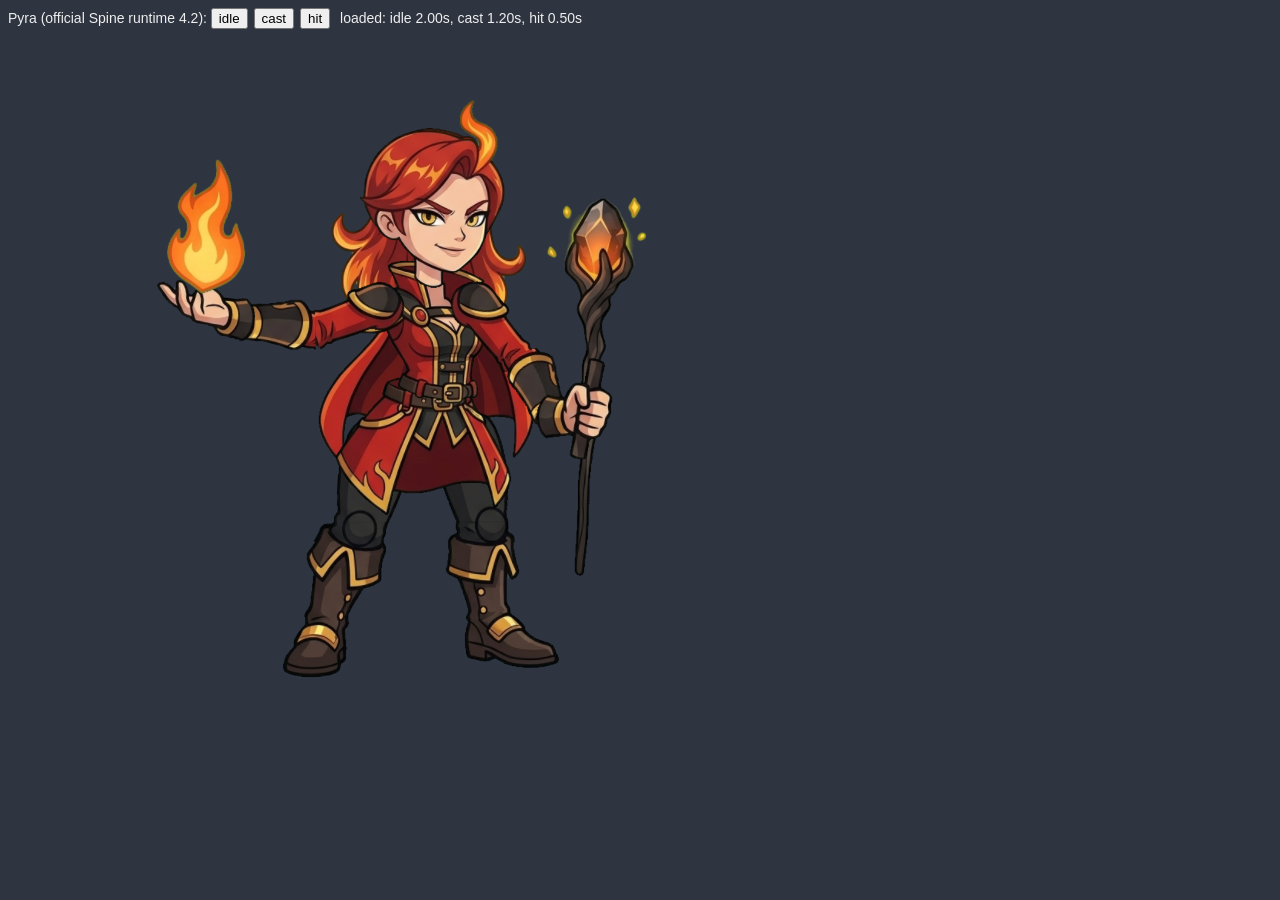
<file: production/art_review/rig_test/spine/viewer/index.html>
<!doctype html>
<html><head><meta charset="utf-8"><title>Pyra rig</title>
<link rel="stylesheet" href="spine-player.css">
<style>body{margin:0;background:#2e3440;color:#eee;font:14px sans-serif}#bar{padding:8px}button{margin-right:6px}#p{width:800px;height:700px}</style>
</head><body>
<div id="bar">Pyra (official Spine runtime 4.2): <button onclick="play('idle')">idle</button><button onclick="play('cast')">cast</button><button onclick="play('hit')">hit</button><span id="st"></span></div>
<div id="p"></div>
<script src="spine-player.js"></script><script>var _se=spine.SpinePlayer.prototype.showError;spine.SpinePlayer.prototype.showError=function(m,e){window.spineStack=e&&e.stack;return _se.call(this,m,e)};</script>
<script>
var player = new spine.SpinePlayer("p", {
  jsonUrl: "../pyra.json", atlasUrl: "../pyra.atlas", animation: "idle", backgroundColor: "#2e3440ff",
  showControls: true, premultipliedAlpha: false,
  success: function (p) { window.spineReady = true; document.getElementById("st").textContent = " loaded: " + p.skeleton.data.animations.map(a => a.name + " " + a.duration.toFixed(2) + "s").join(", "); },
  error: function (p, msg) { window.spineError = msg; document.getElementById("st").textContent = " ERROR " + msg; }
});
function play(a) { player.setAnimation(a, true); }
</script></body></html>
</file>
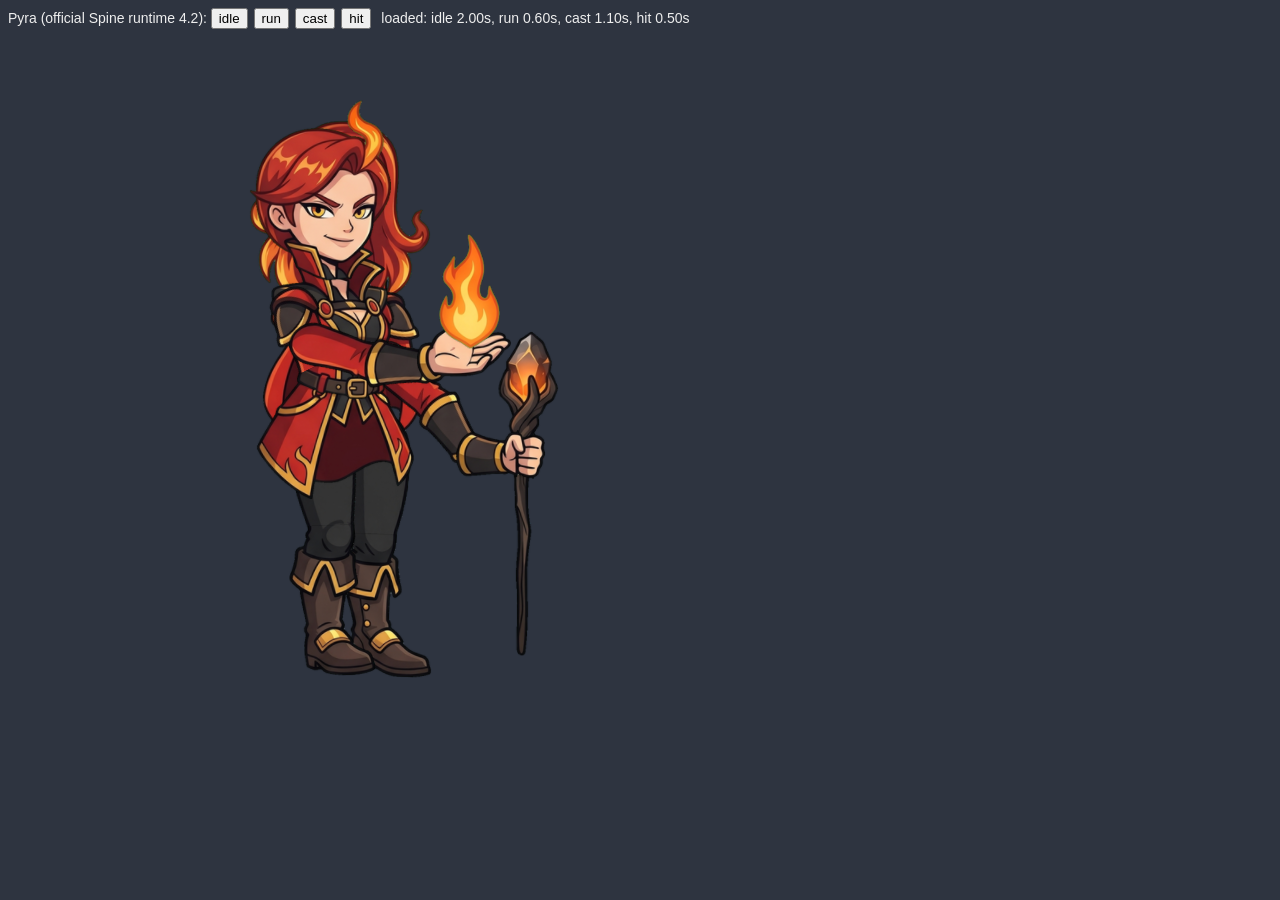
<file: production/art_review/rig_test/spine2/viewer/index.html>
<!doctype html>
<html><head><meta charset="utf-8"><title>Pyra rig</title>
<link rel="stylesheet" href="spine-player.css">
<style>body{margin:0;background:#2e3440;color:#eee;font:14px sans-serif}#bar{padding:8px}button{margin-right:6px}#p{width:800px;height:700px}</style>
</head><body>
<div id="bar">Pyra (official Spine runtime 4.2): <button onclick="play('idle')">idle</button><button onclick="play('run')">run</button><button onclick="play('cast')">cast</button><button onclick="play('hit')">hit</button><span id="st"></span></div>
<div id="p"></div>
<script src="spine-player.js"></script><script>var _se=spine.SpinePlayer.prototype.showError;spine.SpinePlayer.prototype.showError=function(m,e){window.spineStack=e&&e.stack;return _se.call(this,m,e)};</script>
<script>
var player = new spine.SpinePlayer("p", {
  jsonUrl: "../pyra.json", atlasUrl: "../pyra.atlas", animation: "idle", backgroundColor: "#2e3440ff",
  showControls: true, premultipliedAlpha: false,
  success: function (p) { window.spineReady = true; document.getElementById("st").textContent = " loaded: " + p.skeleton.data.animations.map(a => a.name + " " + a.duration.toFixed(2) + "s").join(", "); },
  error: function (p, msg) { window.spineError = msg; document.getElementById("st").textContent = " ERROR " + msg; }
});
function play(a) { player.setAnimation(a, true); }
</script></body></html>
</file>
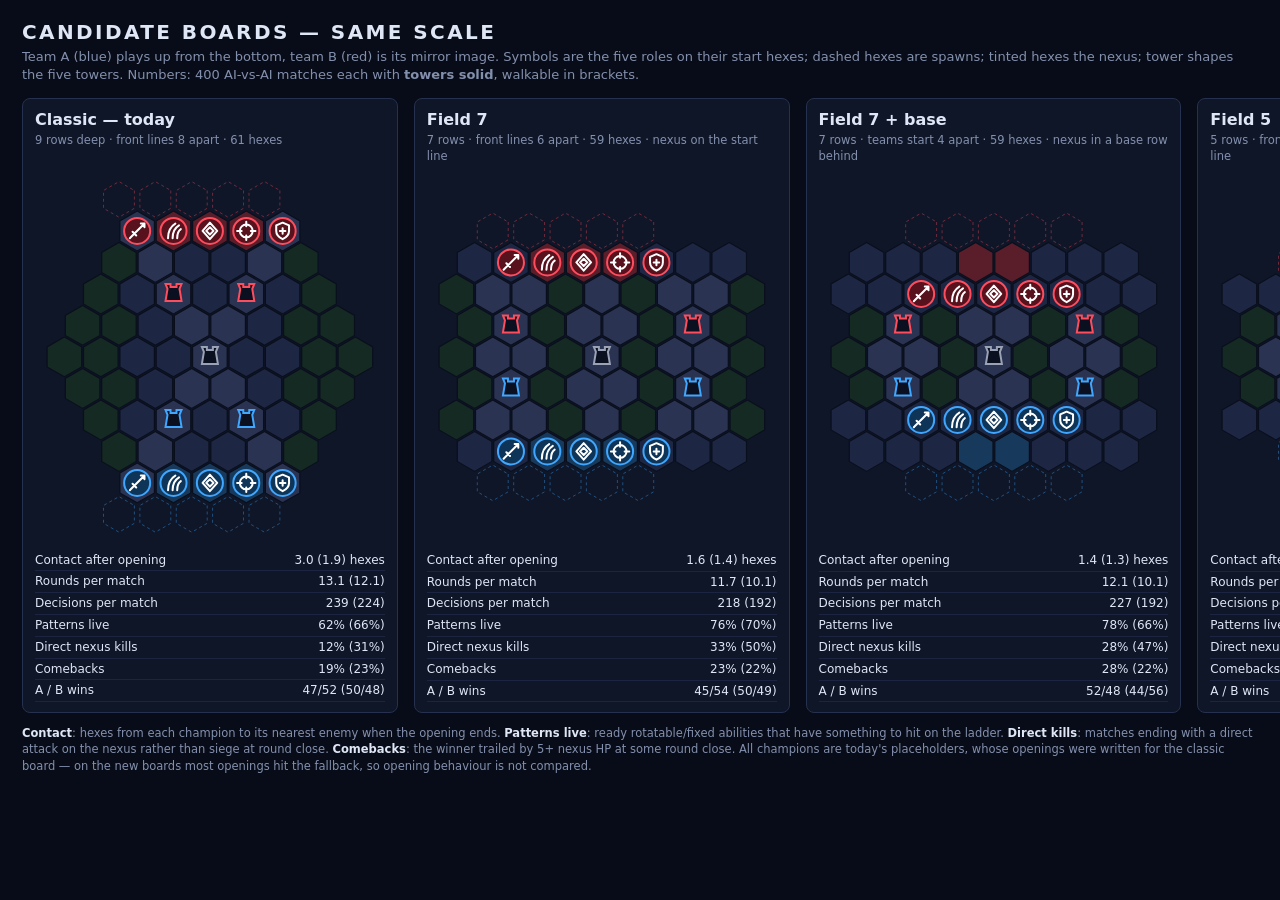
<file: design/board-layouts/board-layouts.html>
<!doctype html>
<html lang="en"><head><meta charset="utf-8"><title>Board Layouts</title>
<style>
:root { --bg:#080c18; --text:#dfe6f5; --dim:#8390ad; --gold:#e8c46a; --A:#3fa7ff; --B:#ff4d5e; --line:#26314f; }
body { margin:0; background:var(--bg); color:var(--text); font:13px/1.4 system-ui, sans-serif; padding:18px 22px; }
h1 { margin:0 0 2px; font-size:20px; letter-spacing:.12em; text-transform:uppercase; }
.lead { color:var(--dim); margin-bottom:14px; }
.grid { display:grid; grid-template-columns:repeat(4, 1fr); gap:16px; align-items:start; }
.card { background:#0f1628; border:1px solid var(--line); border-radius:8px; padding:10px 12px; }
.card h2 { margin:0; font-size:16px; } .card .sub { color:var(--dim); font-size:11.5px; min-height:32px; }
svg { display:block; margin:6px auto; }
table { width:100%; border-collapse:collapse; font-size:12px; margin-top:4px; }
td { padding:2px 0; border-bottom:1px solid #1b2440; } td:last-child { text-align:right; font-variant-numeric:tabular-nums; }
.legend { color:var(--dim); font-size:11.5px; margin-top:12px; }
.legend b { color:var(--text); }
</style></head><body>
<h1>Candidate boards — same scale</h1>
<div class="lead">Team A (blue) plays up from the bottom, team B (red) is its mirror image. Symbols are the five roles on their start hexes; dashed hexes are spawns; tinted hexes the nexus; tower shapes the five towers. Numbers: 400 AI-vs-AI matches each with <b>towers solid</b>, walkable in brackets.</div>
<div class="grid" id="grid"></div>
<div class="legend"><b>Contact</b>: hexes from each champion to its nearest enemy when the opening ends. <b>Patterns live</b>: ready rotatable/fixed abilities that have something to hit on the ladder. <b>Direct kills</b>: matches ending with a direct attack on the nexus rather than siege at round close. <b>Comebacks</b>: the winner trailed by 5+ nexus HP at some round close. All champions are today's placeholders, whose openings were written for the classic board — on the new boards most openings hit the fallback, so opening behaviour is not compared.</div>
<script>
const DATA = [{"key": "classic", "title": "Classic \u2014 today", "sub": "9 rows deep \u00b7 front lines 8 apart \u00b7 61 hexes", "board": {"name": "classic", "hexes": [[0, -4], [1, -4], [2, -4], [3, -4], [4, -4], [-1, -3], [0, -3], [1, -3], [2, -3], [3, -3], [4, -3], [-2, -2], [-1, -2], [0, -2], [1, -2], [2, -2], [3, -2], [4, -2], [-3, -1], [-2, -1], [-1, -1], [0, -1], [1, -1], [2, -1], [3, -1], [4, -1], [-4, 0], [-3, 0], [-2, 0], [-1, 0], [0, 0], [1, 0], [2, 0], [3, 0], [4, 0], [-4, 1], [-3, 1], [-2, 1], [-1, 1], [0, 1], [1, 1], [2, 1], [3, 1], [-4, 2], [-3, 2], [-2, 2], [-1, 2], [0, 2], [1, 2], [2, 2], [-4, 3], [-3, 3], [-2, 3], [-1, 3], [0, 3], [1, 3], [-4, 4], [-3, 4], [-2, 4], [-1, 4], [0, 4]], "towers": [[0, 0], [0, -2], [2, -2], [0, 2], [-2, 2]], "nexusA": [[1, -4], [2, -4], [3, -4]], "startA": [[0, -4], [1, -4], [2, -4], [3, -4], [4, -4]], "spawnA": [[0, -5], [1, -5], [2, -5], [3, -5], [4, -5]], "lanes": [[0, -4], [4, -4], [0, -3], [3, -3], [0, -2], [2, -2], [0, -1], [1, -1], [0, 0], [-1, 1], [0, 1], [-2, 2], [0, 2], [-3, 3], [0, 3], [-4, 4], [0, 4]], "jungle": [[-1, -3], [4, -3], [-2, -2], [4, -2], [-3, -1], [-2, -1], [3, -1], [4, -1], [-4, 0], [-3, 0], [3, 0], [4, 0], [-4, 1], [-3, 1], [2, 1], [3, 1], [-4, 2], [2, 2], [-4, 3], [1, 3]]}, "stats": {"gap": "3.0 (1.9)", "rounds": "13.1 (12.1)", "patterns": "62% (66%)", "direct": "12% (31%)", "comeback": "19% (23%)", "ab": "47/52 (50/48)", "decisions": "239 (224)"}}, {"key": "field7", "title": "Field 7", "sub": "7 rows \u00b7 front lines 6 apart \u00b7 59 hexes \u00b7 nexus on the start line", "board": {"name": "field7", "description": "Wide: 9 across, 7 rows, 59 hexes. Front lines 6 rows apart; the nexus sits on the start line.", "hexes": [[-2, -3], [-1, -3], [0, -3], [1, -3], [2, -3], [3, -3], [4, -3], [5, -3], [-3, -2], [-2, -2], [-1, -2], [0, -2], [1, -2], [2, -2], [3, -2], [4, -2], [5, -2], [-3, -1], [-2, -1], [-1, -1], [0, -1], [1, -1], [2, -1], [3, -1], [4, -1], [-4, 0], [-3, 0], [-2, 0], [-1, 0], [0, 0], [1, 0], [2, 0], [3, 0], [4, 0], [-4, 1], [-3, 1], [-2, 1], [-1, 1], [0, 1], [1, 1], [2, 1], [3, 1], [-5, 2], [-4, 2], [-3, 2], [-2, 2], [-1, 2], [0, 2], [1, 2], [2, 2], [3, 2], [-5, 3], [-4, 3], [-3, 3], [-2, 3], [-1, 3], [0, 3], [1, 3], [2, 3]], "towers": [[0, 0], [-2, -1], [3, -1], [2, 1], [-3, 1]], "nexusA": [[0, -3], [1, -3], [2, -3]], "startA": [[-1, -3], [0, -3], [1, -3], [2, -3], [3, -3]], "spawnA": [[-1, -4], [0, -4], [1, -4], [2, -4], [3, -4]], "lanes": [[-2, -2], [-1, -2], [1, -2], [3, -2], [4, -2], [-2, -1], [0, -1], [1, -1], [3, -1], [-3, 0], [-2, 0], [0, 0], [2, 0], [3, 0], [-3, 1], [-1, 1], [0, 1], [2, 1], [-4, 2], [-3, 2], [-1, 2], [1, 2], [2, 2]], "jungle": [[-3, -2], [0, -2], [2, -2], [5, -2], [-3, -1], [-1, -1], [2, -1], [4, -1], [-4, 0], [-1, 0], [1, 0], [4, 0], [-4, 1], [-2, 1], [1, 1], [3, 1], [-5, 2], [-2, 2], [0, 2], [3, 2]]}, "stats": {"gap": "1.6 (1.4)", "rounds": "11.7 (10.1)", "patterns": "76% (70%)", "direct": "33% (50%)", "comeback": "23% (22%)", "ab": "45/54 (50/49)", "decisions": "218 (192)"}}, {"key": "field7base", "title": "Field 7 + base", "sub": "7 rows \u00b7 teams start 4 apart \u00b7 59 hexes \u00b7 nexus in a base row behind", "board": {"name": "field7base", "description": "Wide, with a base row: 9 across, 7 rows, 59 hexes. Teams start 4 rows apart with the nexus in a row behind them.", "hexes": [[-2, -3], [-1, -3], [0, -3], [1, -3], [2, -3], [3, -3], [4, -3], [5, -3], [-3, -2], [-2, -2], [-1, -2], [0, -2], [1, -2], [2, -2], [3, -2], [4, -2], [5, -2], [-3, -1], [-2, -1], [-1, -1], [0, -1], [1, -1], [2, -1], [3, -1], [4, -1], [-4, 0], [-3, 0], [-2, 0], [-1, 0], [0, 0], [1, 0], [2, 0], [3, 0], [4, 0], [-4, 1], [-3, 1], [-2, 1], [-1, 1], [0, 1], [1, 1], [2, 1], [3, 1], [-5, 2], [-4, 2], [-3, 2], [-2, 2], [-1, 2], [0, 2], [1, 2], [2, 2], [3, 2], [-5, 3], [-4, 3], [-3, 3], [-2, 3], [-1, 3], [0, 3], [1, 3], [2, 3]], "towers": [[0, 0], [-2, -1], [3, -1], [2, 1], [-3, 1]], "nexusA": [[1, -3], [2, -3]], "startA": [[-1, -2], [0, -2], [1, -2], [2, -2], [3, -2]], "spawnA": [[0, -4], [1, -4], [2, -4], [3, -4], [4, -4]], "lanes": [[-2, -1], [0, -1], [1, -1], [3, -1], [-3, 0], [-2, 0], [0, 0], [2, 0], [3, 0], [-3, 1], [-1, 1], [0, 1], [2, 1]], "jungle": [[-3, -1], [-1, -1], [2, -1], [4, -1], [-4, 0], [-1, 0], [1, 0], [4, 0], [-4, 1], [-2, 1], [1, 1], [3, 1]]}, "stats": {"gap": "1.4 (1.3)", "rounds": "12.1 (10.1)", "patterns": "78% (66%)", "direct": "28% (47%)", "comeback": "28% (22%)", "ab": "52/48 (44/56)", "decisions": "227 (192)"}}, {"key": "field5", "title": "Field 5", "sub": "5 rows \u00b7 front lines 4 apart \u00b7 43 hexes \u00b7 nexus on the start line", "board": {"name": "field5", "description": "Wide and shallow: 9 across, 5 rows, 43 hexes. Front lines 4 rows apart; the nexus sits on the start line.", "hexes": [[-3, -2], [-2, -2], [-1, -2], [0, -2], [1, -2], [2, -2], [3, -2], [4, -2], [5, -2], [-3, -1], [-2, -1], [-1, -1], [0, -1], [1, -1], [2, -1], [3, -1], [4, -1], [-4, 0], [-3, 0], [-2, 0], [-1, 0], [0, 0], [1, 0], [2, 0], [3, 0], [4, 0], [-4, 1], [-3, 1], [-2, 1], [-1, 1], [0, 1], [1, 1], [2, 1], [3, 1], [-5, 2], [-4, 2], [-3, 2], [-2, 2], [-1, 2], [0, 2], [1, 2], [2, 2], [3, 2]], "towers": [[0, 0], [-2, -1], [3, -1], [2, 1], [-3, 1]], "nexusA": [[0, -2], [1, -2], [2, -2]], "startA": [[-1, -2], [0, -2], [1, -2], [2, -2], [3, -2]], "spawnA": [[-1, -3], [0, -3], [1, -3], [2, -3], [3, -3]], "lanes": [[-2, -1], [0, -1], [1, -1], [3, -1], [-3, 0], [-2, 0], [0, 0], [2, 0], [3, 0], [-3, 1], [-1, 1], [0, 1], [2, 1]], "jungle": [[-3, -1], [-1, -1], [2, -1], [4, -1], [-4, 0], [-1, 0], [1, 0], [4, 0], [-4, 1], [-2, 1], [1, 1], [3, 1]]}, "stats": {"gap": "1.4 (1.2)", "rounds": "10.1 (8.5)", "patterns": "84% (70%)", "direct": "48% (68%)", "comeback": "26% (19%)", "ab": "49/51 (44/56)", "decisions": "193 (164)"}}];
const S = 21, SQ3 = Math.sqrt(3), ROLES = ['Top','Jungle','Mid','Bottom','Support'];
const px = (q, r) => [S * SQ3 * (q + r / 2), -S * 1.5 * r];
const pts = (q, r, k = 0.95) => [...Array(6)].map((_, i) => { const a = Math.PI / 180 * (60 * i - 30); const [x, y] = px(q, r); return `${(x + S * k * Math.cos(a)).toFixed(1)},${(y + S * k * Math.sin(a)).toFixed(1)}`; }).join(' ');
const mir = ([q, r]) => [q + r, -r];
const key = h => h.join(',');
function icon(role, color) {
  const s = `stroke="${color}" stroke-width="2.2" fill="none" stroke-linecap="round" stroke-linejoin="round"`;
  return { Top: `<path ${s} d="M5 19 L17 7 L19 5 M16 4 L20 4 L20 8 M7 13 L11 17 M4 20 L6 18"/>`,
    Jungle: `<path ${s} d="M6 20 C6 12 9 7 14 4 M11 20 C11 13 13 9 18 6 M16 20 C16 15 17 12 20 10"/>`,
    Mid: `<path ${s} d="M12 3 L20 12 L12 21 L4 12 Z M12 8 L16 12 L12 16 L8 12 Z"/>`,
    Bottom: `<circle ${s} cx="12" cy="12" r="7"/><path ${s} d="M12 2 V7 M12 17 V22 M2 12 H7 M17 12 H22"/>`,
    Support: `<path ${s} d="M12 3 L19 6 V12 C19 16 16 19 12 21 C8 19 5 16 5 12 V6 Z M12 9 V15 M9 12 H15"/>` }[role];
}
// common scale: one viewBox size for all boards
const all = DATA.flatMap(d => [...d.board.hexes, ...d.board.spawnA, ...d.board.spawnA.map(mir)].map(h => px(...h)));
const W = Math.max(...all.map(p => Math.abs(p[0]))) + S * 1.4, H = Math.max(...all.map(p => Math.abs(p[1]))) + S * 1.4;
for (const d of DATA) {
  const b = d.board, lanes = new Set(b.lanes.map(key)), jungle = new Set(b.jungle.map(key));
  const nexA = new Set(b.nexusA.map(key)), nexB = new Set(b.nexusA.map(mir).map(key));
  let svg = `<svg viewBox="${-W} ${-H} ${2 * W} ${2 * H}" width="${2 * W}" height="${2 * H}">`;
  for (const h of b.hexes) {
    const k = key(h);
    const fill = nexA.has(k) ? '#173a5c' : nexB.has(k) ? '#5a1d2a' : jungle.has(k) ? '#152a22' : lanes.has(k) ? '#2a3352' : '#1d2744';
    svg += `<polygon points="${pts(...h)}" fill="${fill}" stroke="#0a0f1d" stroke-width="1.2"/>`;
  }
  for (const [list, team] of [[b.spawnA, 'A'], [b.spawnA.map(mir), 'B']]) for (const h of list)
    svg += `<polygon points="${pts(...h, 0.85)}" fill="none" stroke="${team === 'A' ? '#3fa7ff66' : '#ff4d5e66'}" stroke-dasharray="3 3"/>`;
  b.towers.forEach((t, i) => {
    const [x, y] = px(...t), c = i === 0 ? '#9aa3b5' : i <= 2 ? 'var(--A)' : 'var(--B)', w = 8, top = y - 10;
    svg += `<polygon points="${x - w},${y + 7} ${x + w},${y + 7} ${x + w - 2},${top + 5} ${x + w},${top} ${x + 3},${top} ${x + 3},${top + 3} ${x - 3},${top + 3} ${x - 3},${top} ${x - w},${top} ${x - w + 2},${top + 5}" fill="#0b1020" stroke="${c}" stroke-width="2"/>`;
  });
  for (const [list, team] of [[b.startA, 'A'], [b.startA.map(mir), 'B']]) list.forEach((h, i) => {
    const [x, y] = px(...h), c = team === 'A' ? '#3fa7ff' : '#ff4d5e';
    svg += `<circle cx="${x}" cy="${y}" r="${S * 0.62}" fill="${team === 'A' ? '#0e3558' : '#57121d'}" stroke="${c}" stroke-width="2"/>`;
    svg += `<svg x="${x - 11}" y="${y - 11}" width="22" height="22" viewBox="0 0 24 24">${icon(ROLES[i], '#fff')}</svg>`;
  });
  svg += '</svg>';
  const s = d.stats;
  const rows = [['Contact after opening', s.gap + ' hexes'], ['Rounds per match', s.rounds], ['Decisions per match', s.decisions], ['Patterns live', s.patterns], ['Direct nexus kills', s.direct], ['Comebacks', s.comeback], ['A / B wins', s.ab]];
  document.getElementById('grid').insertAdjacentHTML('beforeend', `<div class="card"><h2>${d.title}</h2><div class="sub">${d.sub}</div>${svg}
    <table>${rows.map(([a, v]) => `<tr><td>${a}</td><td>${v}</td></tr>`).join('')}</table></div>`);
}
</script></body></html>
</file>
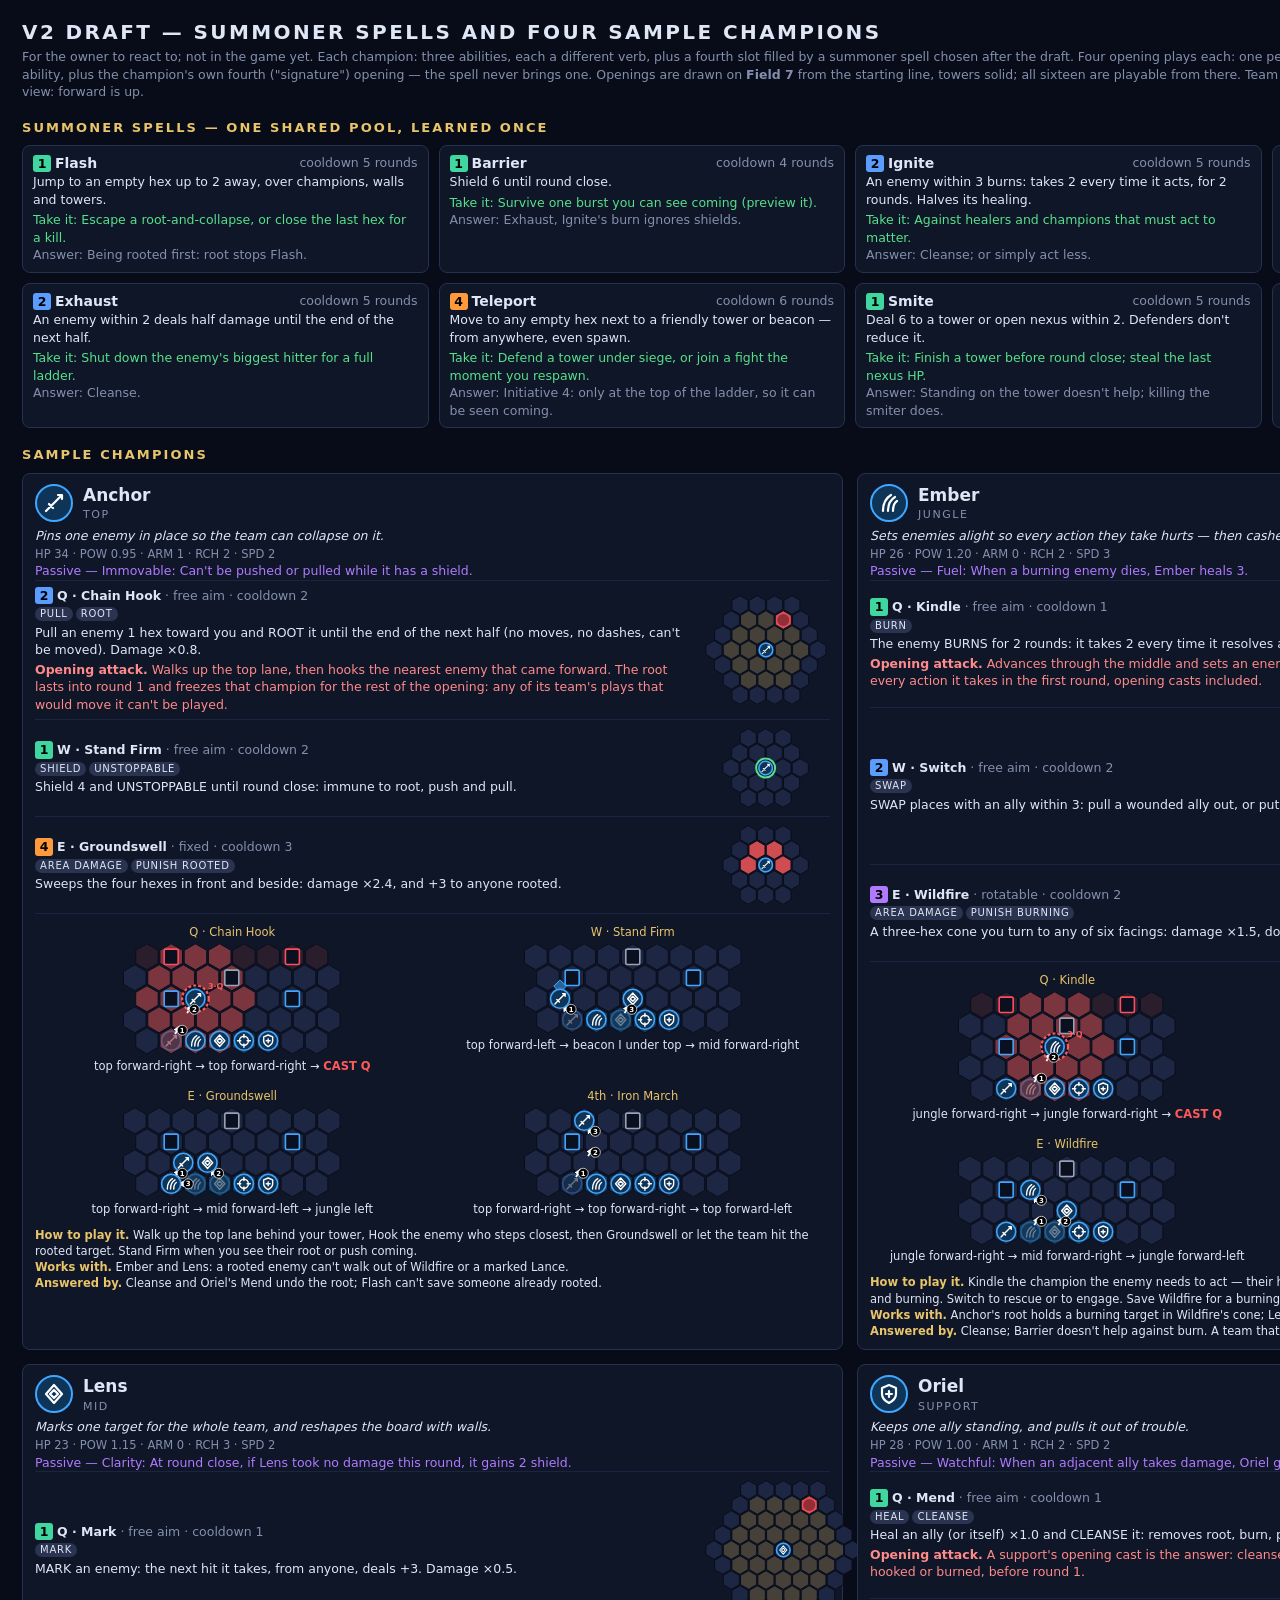
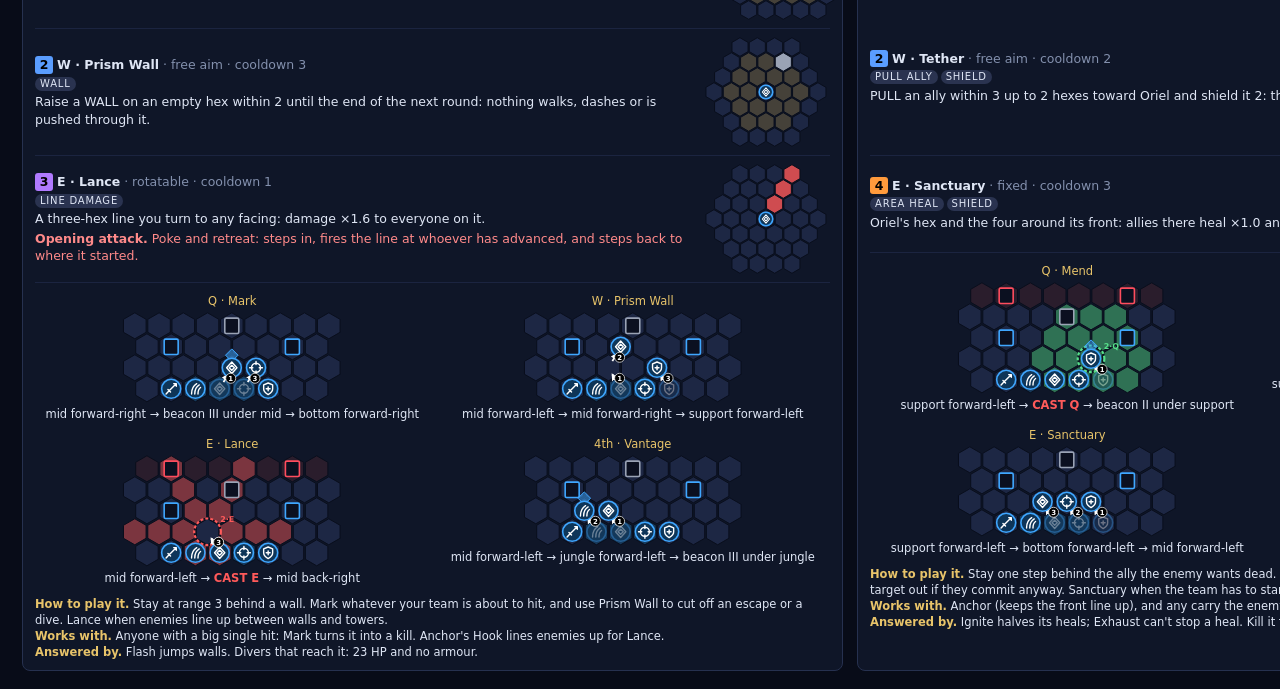
<file: design/v2-champions/champion-sheet.html>
<!doctype html>
<html lang="en"><head><meta charset="utf-8"><title>v2 Champion Draft</title>
<style>
:root { --bg:#080c18; --card:#0f1628; --text:#dfe6f5; --dim:#8390ad; --gold:#e8c46a; --A:#3fa7ff; --B:#ff4d5e; --line:#26314f;
  --t1:#3fd6a0; --t2:#5a9dff; --t3:#b07aff; --t4:#ff9a3c; --bad:#ff5a5a; --good:#57e08a; }
* { box-sizing:border-box; }
body { margin:0; background:var(--bg); color:var(--text); font:12.5px/1.4 system-ui, sans-serif; padding:18px 22px; width:1700px; }
h1 { margin:0 0 2px; font-size:20px; letter-spacing:.12em; text-transform:uppercase; }
h2 { margin:18px 0 8px; font-size:13px; letter-spacing:.16em; text-transform:uppercase; color:var(--gold); }
.lead { color:var(--dim); max-width:1300px; }
.spells { display:grid; grid-template-columns:repeat(4, 1fr); gap:10px; }
.spell { background:var(--card); border:1px solid var(--line); border-radius:8px; padding:8px 10px; }
.spell b { font-size:14px; } .spell .meta { float:right; color:var(--dim); }
.spell .when { color:var(--good); margin-top:3px; } .spell .ans { color:var(--dim); }
.init { display:inline-block; min-width:18px; text-align:center; border-radius:3px; color:#000; font-weight:900; margin-right:4px; }
.champs { display:grid; grid-template-columns:1fr 1fr; gap:14px; }
.champ { background:var(--card); border:1px solid var(--line); border-radius:8px; padding:10px 12px; }
.chead { display:flex; gap:10px; align-items:center; }
.chead .ico { width:38px; height:38px; border-radius:50%; background:#0e3558; border:2px solid var(--A); display:grid; place-items:center; }
.chead h3 { margin:0; font-size:17px; } .chead .role { color:var(--dim); letter-spacing:.14em; text-transform:uppercase; font-size:11px; }
.line { font-style:italic; margin:4px 0 2px; }
.stats { color:var(--dim); font-size:11.5px; } .passive { color:var(--t3); }
.ab { display:grid; grid-template-columns:1fr 128px; gap:8px; align-items:center; padding:6px 0; border-top:1px solid #1b2440; }
.verbs span { display:inline-block; font-size:10px; text-transform:uppercase; letter-spacing:.08em; padding:0 5px; border-radius:7px; background:#2a3350; margin-right:3px; }
.ab .txt { margin-top:2px; }
.ops { display:grid; grid-template-columns:repeat(2, 1fr); gap:6px; border-top:1px solid #1b2440; padding-top:6px; }
.op { text-align:center; font-size:11.5px; padding:4px 0; } .op .nm { color:var(--gold); }
.op .bad { color:var(--bad); }
.notes { margin-top:6px; font-size:11.5px; } .notes b { color:var(--gold); font-weight:600; }
svg.mini { display:block; margin:0 auto; }
</style></head><body>
<h1>v2 draft — summoner spells and four sample champions</h1>
<div class="lead">For the owner to react to; not in the game yet. Each champion: three abilities, each a different verb, plus a fourth slot filled by a summoner spell chosen after the draft. Four opening plays each: one per ability, plus the champion's own fourth ("signature") opening — the spell never brings one. Openings are drawn on <b>Field 7</b> from the starting line, towers solid; all sixteen are playable from there. Team A's view: forward is up.</div>
<h2>Summoner spells — one shared pool, learned once</h2>
<div class="spells" id="spells"></div>
<h2>Sample champions</h2>
<div class="champs" id="champs"></div>
<script>
const DATA = {"board": {"name": "field7", "description": "Wide: 9 across, 7 rows, 59 hexes. Front lines 6 rows apart; the nexus sits on the start line.", "hexes": [[-2, -3], [-1, -3], [0, -3], [1, -3], [2, -3], [3, -3], [4, -3], [5, -3], [-3, -2], [-2, -2], [-1, -2], [0, -2], [1, -2], [2, -2], [3, -2], [4, -2], [5, -2], [-3, -1], [-2, -1], [-1, -1], [0, -1], [1, -1], [2, -1], [3, -1], [4, -1], [-4, 0], [-3, 0], [-2, 0], [-1, 0], [0, 0], [1, 0], [2, 0], [3, 0], [4, 0], [-4, 1], [-3, 1], [-2, 1], [-1, 1], [0, 1], [1, 1], [2, 1], [3, 1], [-5, 2], [-4, 2], [-3, 2], [-2, 2], [-1, 2], [0, 2], [1, 2], [2, 2], [3, 2], [-5, 3], [-4, 3], [-3, 3], [-2, 3], [-1, 3], [0, 3], [1, 3], [2, 3]], "towers": [[0, 0], [-2, -1], [3, -1], [2, 1], [-3, 1]], "nexusA": [[0, -3], [1, -3], [2, -3]], "startA": [[-1, -3], [0, -3], [1, -3], [2, -3], [3, -3]], "spawnA": [[-1, -4], [0, -4], [1, -4], [2, -4], [3, -4]], "lanes": [[-2, -2], [-1, -2], [1, -2], [3, -2], [4, -2], [-2, -1], [0, -1], [1, -1], [3, -1], [-3, 0], [-2, 0], [0, 0], [2, 0], [3, 0], [-3, 1], [-1, 1], [0, 1], [2, 1], [-4, 2], [-3, 2], [-1, 2], [1, 2], [2, 2]], "jungle": [[-3, -2], [0, -2], [2, -2], [5, -2], [-3, -1], [-1, -1], [2, -1], [4, -1], [-4, 0], [-1, 0], [1, 0], [4, 0], [-4, 1], [-2, 1], [1, 1], [3, 1], [-5, 2], [-2, 2], [0, 2], [3, 2]]}, "champions": [{"id": "anchor", "name": "Anchor", "role": "Top", "line": "Pins one enemy in place so the team can collapse on it.", "stats": {"hp": 34, "pow": 0.95, "arm": 1, "rch": 2, "spd": 2}, "passive": ["Immovable", "Can't be pushed or pulled while it has a shield."], "abilities": [{"key": "Q", "name": "Chain Hook", "init": 2, "cd": 2, "aim": "free", "target": "enemy", "range": 2, "verbs": ["pull", "root"], "text": "Pull an enemy 1 hex toward you and ROOT it until the end of the next half (no moves, no dashes, can't be moved). Damage \u00d70.8.", "opening": [["move", "Top", "forward-right"], ["move", "Top", "forward-right"], ["cast", "Top", "Q"]], "openingAttack": "Walks up the top lane, then hooks the nearest enemy that came forward. The root lasts into round 1 and freezes that champion for the rest of the opening: any of its team's plays that would move it can't be played."}, {"key": "W", "name": "Stand Firm", "init": 1, "cd": 2, "aim": "free", "target": "self", "range": 0, "verbs": ["shield", "unstoppable"], "text": "Shield 4 and UNSTOPPABLE until round close: immune to root, push and pull.", "opening": [["move", "Top", "forward-left"], ["beacon", "Top", 1], ["move", "Mid", "forward-right"]]}, {"key": "E", "name": "Groundswell", "init": 4, "cd": 3, "aim": "fixed", "pattern": [[-1, 0], [-1, 1], [0, 1], [1, 0]], "verbs": ["area damage", "punish rooted"], "text": "Sweeps the four hexes in front and beside: damage \u00d72.4, and +3 to anyone rooted.", "opening": [["move", "Top", "forward-right"], ["move", "Mid", "forward-left"], ["move", "Jungle", "left"]]}], "signature": ["Iron March", [["move", "Top", "forward-right"], ["move", "Top", "forward-right"], ["move", "Top", "forward-left"]]], "play": "Walk up the top lane behind your tower, Hook the enemy who steps closest, then Groundswell or let the team hit the rooted target. Stand Firm when you see their root or push coming.", "partners": "Ember and Lens: a rooted enemy can't walk out of Wildfire or a marked Lance.", "answers": "Cleanse and Oriel's Mend undo the root; Flash can't save someone already rooted.", "openings": [{"name": "Chain Hook", "ok": true, "path": [["move", "Top", [-1, -3], [-1, -2]], ["move", "Top", [-1, -2], [-1, -1]], ["cast", "Top", [-1, -1], "Q"]], "final": {"Top": [-1, -1], "Jungle": [0, -3], "Mid": [1, -3], "Bottom": [2, -3], "Support": [3, -3]}, "steps": [["move", "Top", "forward-right"], ["move", "Top", "forward-right"], ["cast", "Top", "Q"]]}, {"name": "Stand Firm", "ok": true, "path": [["move", "Top", [-1, -3], [-2, -2]], ["beacon", "Top", [-2, -2], 1], ["move", "Mid", [1, -3], [1, -2]]], "final": {"Top": [-2, -2], "Jungle": [0, -3], "Mid": [1, -2], "Bottom": [2, -3], "Support": [3, -3]}, "steps": [["move", "Top", "forward-left"], ["beacon", "Top", 1], ["move", "Mid", "forward-right"]]}, {"name": "Groundswell", "ok": true, "path": [["move", "Top", [-1, -3], [-1, -2]], ["move", "Mid", [1, -3], [0, -2]], ["move", "Jungle", [0, -3], [-1, -3]]], "final": {"Top": [-1, -2], "Jungle": [-1, -3], "Mid": [0, -2], "Bottom": [2, -3], "Support": [3, -3]}, "steps": [["move", "Top", "forward-right"], ["move", "Mid", "forward-left"], ["move", "Jungle", "left"]]}, {"name": "Iron March", "ok": true, "path": [["move", "Top", [-1, -3], [-1, -2]], ["move", "Top", [-1, -2], [-1, -1]], ["move", "Top", [-1, -1], [-2, 0]]], "final": {"Top": [-2, 0], "Jungle": [0, -3], "Mid": [1, -3], "Bottom": [2, -3], "Support": [3, -3]}, "steps": [["move", "Top", "forward-right"], ["move", "Top", "forward-right"], ["move", "Top", "forward-left"]]}]}, {"id": "ember", "name": "Ember", "role": "Jungle", "line": "Sets enemies alight so every action they take hurts \u2014 then cashes in.", "stats": {"hp": 26, "pow": 1.2, "arm": 0, "rch": 2, "spd": 3}, "passive": ["Fuel", "When a burning enemy dies, Ember heals 3."], "abilities": [{"key": "Q", "name": "Kindle", "init": 1, "cd": 1, "aim": "free", "target": "enemy", "range": 2, "verbs": ["burn"], "text": "The enemy BURNS for 2 rounds: it takes 2 every time it resolves an ability or basic attack.", "opening": [["move", "Jungle", "forward-right"], ["move", "Jungle", "forward-right"], ["cast", "Jungle", "Q"]], "openingAttack": "Advances through the middle and sets an enemy alight before round 1: it burns for every action it takes in the first round, opening casts included."}, {"key": "W", "name": "Switch", "init": 2, "cd": 2, "aim": "free", "target": "ally", "range": 3, "verbs": ["swap"], "text": "SWAP places with an ally within 3: pull a wounded ally out, or put your diver where you stand.", "opening": [["move", "Jungle", "forward-left"], ["move", "Top", "forward-left"], ["move", "Jungle", "right"]]}, {"key": "E", "name": "Wildfire", "init": 3, "cd": 2, "aim": "rotatable", "pattern": [[-1, 1], [0, 1], [-1, 2]], "verbs": ["area damage", "punish burning"], "text": "A three-hex cone you turn to any of six facings: damage \u00d71.5, doubled on burning enemies.", "opening": [["move", "Jungle", "forward-right"], ["move", "Mid", "forward-right"], ["move", "Jungle", "forward-left"]]}], "signature": ["Smoke Trail", [["move", "Jungle", "forward-left"], ["move", "Jungle", "forward-right"], ["move", "Bottom", "forward-left"]]], "play": "Kindle the champion the enemy needs to act \u2014 their healer or their carry \u2014 then make them choose between acting and burning. Switch to rescue or to engage. Save Wildfire for a burning cluster.", "partners": "Anchor's root holds a burning target in Wildfire's cone; Lens's walls corral it.", "answers": "Cleanse; Barrier doesn't help against burn. A team that passes and waits starves the burn.", "openings": [{"name": "Kindle", "ok": true, "path": [["move", "Jungle", [0, -3], [0, -2]], ["move", "Jungle", [0, -2], [0, -1]], ["cast", "Jungle", [0, -1], "Q"]], "final": {"Top": [-1, -3], "Jungle": [0, -1], "Mid": [1, -3], "Bottom": [2, -3], "Support": [3, -3]}, "steps": [["move", "Jungle", "forward-right"], ["move", "Jungle", "forward-right"], ["cast", "Jungle", "Q"]]}, {"name": "Switch", "ok": true, "path": [["move", "Jungle", [0, -3], [-1, -2]], ["move", "Top", [-1, -3], [-2, -2]], ["move", "Jungle", [-1, -2], [0, -2]]], "final": {"Top": [-2, -2], "Jungle": [0, -2], "Mid": [1, -3], "Bottom": [2, -3], "Support": [3, -3]}, "steps": [["move", "Jungle", "forward-left"], ["move", "Top", "forward-left"], ["move", "Jungle", "right"]]}, {"name": "Wildfire", "ok": true, "path": [["move", "Jungle", [0, -3], [0, -2]], ["move", "Mid", [1, -3], [1, -2]], ["move", "Jungle", [0, -2], [-1, -1]]], "final": {"Top": [-1, -3], "Jungle": [-1, -1], "Mid": [1, -2], "Bottom": [2, -3], "Support": [3, -3]}, "steps": [["move", "Jungle", "forward-right"], ["move", "Mid", "forward-right"], ["move", "Jungle", "forward-left"]]}, {"name": "Smoke Trail", "ok": true, "path": [["move", "Jungle", [0, -3], [-1, -2]], ["move", "Jungle", [-1, -2], [-1, -1]], ["move", "Bottom", [2, -3], [1, -2]]], "final": {"Top": [-1, -3], "Jungle": [-1, -1], "Mid": [1, -3], "Bottom": [1, -2], "Support": [3, -3]}, "steps": [["move", "Jungle", "forward-left"], ["move", "Jungle", "forward-right"], ["move", "Bottom", "forward-left"]]}]}, {"id": "lens", "name": "Lens", "role": "Mid", "line": "Marks one target for the whole team, and reshapes the board with walls.", "stats": {"hp": 23, "pow": 1.15, "arm": 0, "rch": 3, "spd": 2}, "passive": ["Clarity", "At round close, if Lens took no damage this round, it gains 2 shield."], "abilities": [{"key": "Q", "name": "Mark", "init": 1, "cd": 1, "aim": "free", "target": "enemy", "range": 3, "verbs": ["mark"], "text": "MARK an enemy: the next hit it takes, from anyone, deals +3. Damage \u00d70.5.", "opening": [["move", "Mid", "forward-right"], ["beacon", "Mid", 3], ["move", "Bottom", "forward-right"]]}, {"key": "W", "name": "Prism Wall", "init": 2, "cd": 3, "aim": "free", "target": "empty", "range": 2, "verbs": ["wall"], "text": "Raise a WALL on an empty hex within 2 until the end of the next round: nothing walks, dashes or is pushed through it.", "opening": [["move", "Mid", "forward-left"], ["move", "Mid", "forward-right"], ["move", "Support", "forward-left"]]}, {"key": "E", "name": "Lance", "init": 3, "cd": 1, "aim": "rotatable", "pattern": [[0, 1], [0, 2], [0, 3]], "verbs": ["line damage"], "text": "A three-hex line you turn to any facing: damage \u00d71.6 to everyone on it.", "opening": [["move", "Mid", "forward-left"], ["cast", "Mid", "E"], ["move", "Mid", "back-right"]], "openingAttack": "Poke and retreat: steps in, fires the line at whoever has advanced, and steps back to where it started."}], "signature": ["Vantage", [["move", "Mid", "forward-left"], ["move", "Jungle", "forward-left"], ["beacon", "Jungle", 3]]], "play": "Stay at range 3 behind a wall. Mark whatever your team is about to hit, and use Prism Wall to cut off an escape or a dive. Lance when enemies line up between walls and towers.", "partners": "Anyone with a big single hit: Mark turns it into a kill. Anchor's Hook lines enemies up for Lance.", "answers": "Flash jumps walls. Divers that reach it: 23 HP and no armour.", "openings": [{"name": "Mark", "ok": true, "path": [["move", "Mid", [1, -3], [1, -2]], ["beacon", "Mid", [1, -2], 3], ["move", "Bottom", [2, -3], [2, -2]]], "final": {"Top": [-1, -3], "Jungle": [0, -3], "Mid": [1, -2], "Bottom": [2, -2], "Support": [3, -3]}, "steps": [["move", "Mid", "forward-right"], ["beacon", "Mid", 3], ["move", "Bottom", "forward-right"]]}, {"name": "Prism Wall", "ok": true, "path": [["move", "Mid", [1, -3], [0, -2]], ["move", "Mid", [0, -2], [0, -1]], ["move", "Support", [3, -3], [2, -2]]], "final": {"Top": [-1, -3], "Jungle": [0, -3], "Mid": [0, -1], "Bottom": [2, -3], "Support": [2, -2]}, "steps": [["move", "Mid", "forward-left"], ["move", "Mid", "forward-right"], ["move", "Support", "forward-left"]]}, {"name": "Lance", "ok": true, "path": [["move", "Mid", [1, -3], [0, -2]], ["cast", "Mid", [0, -2], "E"], ["move", "Mid", [0, -2], [1, -3]]], "final": {"Top": [-1, -3], "Jungle": [0, -3], "Mid": [1, -3], "Bottom": [2, -3], "Support": [3, -3]}, "steps": [["move", "Mid", "forward-left"], ["cast", "Mid", "E"], ["move", "Mid", "back-right"]]}, {"name": "Vantage", "ok": true, "path": [["move", "Mid", [1, -3], [0, -2]], ["move", "Jungle", [0, -3], [-1, -2]], ["beacon", "Jungle", [-1, -2], 3]], "final": {"Top": [-1, -3], "Jungle": [-1, -2], "Mid": [0, -2], "Bottom": [2, -3], "Support": [3, -3]}, "steps": [["move", "Mid", "forward-left"], ["move", "Jungle", "forward-left"], ["beacon", "Jungle", 3]]}]}, {"id": "oriel", "name": "Oriel", "role": "Support", "line": "Keeps one ally standing, and pulls it out of trouble.", "stats": {"hp": 28, "pow": 1.0, "arm": 1, "rch": 2, "spd": 2}, "passive": ["Watchful", "When an adjacent ally takes damage, Oriel gains 1 shield."], "abilities": [{"key": "Q", "name": "Mend", "init": 1, "cd": 1, "aim": "free", "target": "ally", "range": 2, "verbs": ["heal", "cleanse"], "text": "Heal an ally (or itself) \u00d71.0 and CLEANSE it: removes root, burn, poison, mark and exhaust.", "opening": [["move", "Support", "forward-left"], ["cast", "Support", "Q"], ["beacon", "Support", 2]], "openingAttack": "A support's opening cast is the answer: cleanse and heal the ally the enemy just hooked or burned, before round 1."}, {"key": "W", "name": "Tether", "init": 2, "cd": 2, "aim": "free", "target": "ally", "range": 3, "verbs": ["pull ally", "shield"], "text": "PULL an ally within 3 up to 2 hexes toward Oriel and shield it 2: the rescue.", "opening": [["move", "Support", "forward-right"], ["move", "Support", "forward-left"], ["move", "Bottom", "forward-right"]]}, {"key": "E", "name": "Sanctuary", "init": 4, "cd": 3, "aim": "fixed", "pattern": [[0, 0], [-1, 0], [1, 0], [-1, 1], [0, 1]], "verbs": ["area heal", "shield"], "text": "Oriel's hex and the four around its front: allies there heal \u00d71.0 and gain 3 shield.", "opening": [["move", "Support", "forward-left"], ["move", "Bottom", "forward-left"], ["move", "Mid", "forward-left"]]}], "signature": ["Vigil", [["move", "Support", "forward-right"], ["beacon", "Support", 1], ["move", "Support", "left"]]], "play": "Stay one step behind the ally the enemy wants dead. Mend cleanses the root before they collapse; Tether drags the target out if they commit anyway. Sanctuary when the team has to stand and fight.", "partners": "Anchor (keeps the front line up), and any carry the enemy will focus.", "answers": "Ignite halves its heals; Exhaust can't stop a heal. Kill it first \u2014 28 HP.", "openings": [{"name": "Mend", "ok": true, "path": [["move", "Support", [3, -3], [2, -2]], ["cast", "Support", [2, -2], "Q"], ["beacon", "Support", [2, -2], 2]], "final": {"Top": [-1, -3], "Jungle": [0, -3], "Mid": [1, -3], "Bottom": [2, -3], "Support": [2, -2]}, "steps": [["move", "Support", "forward-left"], ["cast", "Support", "Q"], ["beacon", "Support", 2]]}, {"name": "Tether", "ok": true, "path": [["move", "Support", [3, -3], [3, -2]], ["move", "Support", [3, -2], [2, -1]], ["move", "Bottom", [2, -3], [2, -2]]], "final": {"Top": [-1, -3], "Jungle": [0, -3], "Mid": [1, -3], "Bottom": [2, -2], "Support": [2, -1]}, "steps": [["move", "Support", "forward-right"], ["move", "Support", "forward-left"], ["move", "Bottom", "forward-right"]]}, {"name": "Sanctuary", "ok": true, "path": [["move", "Support", [3, -3], [2, -2]], ["move", "Bottom", [2, -3], [1, -2]], ["move", "Mid", [1, -3], [0, -2]]], "final": {"Top": [-1, -3], "Jungle": [0, -3], "Mid": [0, -2], "Bottom": [1, -2], "Support": [2, -2]}, "steps": [["move", "Support", "forward-left"], ["move", "Bottom", "forward-left"], ["move", "Mid", "forward-left"]]}, {"name": "Vigil", "ok": true, "path": [["move", "Support", [3, -3], [3, -2]], ["beacon", "Support", [3, -2], 1], ["move", "Support", [3, -2], [2, -2]]], "final": {"Top": [-1, -3], "Jungle": [0, -3], "Mid": [1, -3], "Bottom": [2, -3], "Support": [2, -2]}, "steps": [["move", "Support", "forward-right"], ["beacon", "Support", 1], ["move", "Support", "left"]]}]}], "spells": [["Flash", 1, 5, "Jump to an empty hex up to 2 away, over champions, walls and towers.", "Escape a root-and-collapse, or close the last hex for a kill.", "Being rooted first: root stops Flash."], ["Barrier", 1, 4, "Shield 6 until round close.", "Survive one burst you can see coming (preview it).", "Exhaust, Ignite's burn ignores shields."], ["Ignite", 2, 5, "An enemy within 3 burns: takes 2 every time it acts, for 2 rounds. Halves its healing.", "Against healers and champions that must act to matter.", "Cleanse; or simply act less."], ["Heal", 1, 5, "Heal yourself and the most wounded ally within 2 for 4.", "Teams without a support; races at round close.", "Ignite halves it."], ["Exhaust", 2, 5, "An enemy within 2 deals half damage until the end of the next half.", "Shut down the enemy's biggest hitter for a full ladder.", "Cleanse."], ["Teleport", 4, 6, "Move to any empty hex next to a friendly tower or beacon \u2014 from anywhere, even spawn.", "Defend a tower under siege, or join a fight the moment you respawn.", "Initiative 4: only at the top of the ladder, so it can be seen coming."], ["Smite", 1, 5, "Deal 6 to a tower or open nexus within 2. Defenders don't reduce it.", "Finish a tower before round close; steal the last nexus HP.", "Standing on the tower doesn't help; killing the smiter does."], ["Cleanse", 1, 4, "Remove root, burn, poison, mark and exhaust from yourself; can't be moved this half.", "Into Anchor, Ember and Lens: the status-heavy teams.", "Statuses applied after it."]]};
const SQ3 = Math.sqrt(3), ROLES = ['Top','Jungle','Mid','Bottom','Support'];
function icon(role, color, size, x = 0, y = 0) {
  const s = `stroke="${color}" stroke-width="2.2" fill="none" stroke-linecap="round" stroke-linejoin="round"`;
  const p = { Top: `<path ${s} d="M5 19 L17 7 L19 5 M16 4 L20 4 L20 8 M7 13 L11 17 M4 20 L6 18"/>`,
    Jungle: `<path ${s} d="M6 20 C6 12 9 7 14 4 M11 20 C11 13 13 9 18 6 M16 20 C16 15 17 12 20 10"/>`,
    Mid: `<path ${s} d="M12 3 L20 12 L12 21 L4 12 Z M12 8 L16 12 L12 16 L8 12 Z"/>`,
    Bottom: `<circle ${s} cx="12" cy="12" r="7"/><path ${s} d="M12 2 V7 M12 17 V22 M2 12 H7 M17 12 H22"/>`,
    Support: `<path ${s} d="M12 3 L19 6 V12 C19 16 16 19 12 21 C8 19 5 16 5 12 V6 Z M12 9 V15 M9 12 H15"/>` }[role];
  return `<svg x="${x}" y="${y}" width="${size}" height="${size}" viewBox="0 0 24 24">${p}</svg>`;
}
function mk(S) {
  const px = (q, r) => [S * SQ3 * (q + r / 2), -S * 1.5 * r];
  const poly = (q, r, k = 0.93) => [...Array(6)].map((_, i) => { const a = Math.PI / 180 * (60 * i - 30); const [x, y] = px(q, r); return `${(x + S * k * Math.cos(a)).toFixed(1)},${(y + S * k * Math.sin(a)).toFixed(1)}`; }).join(' ');
  return { px, poly };
}
const dist = ([a, b], [c, d]) => (Math.abs(a - c) + Math.abs(b - d) + Math.abs(a + b - c - d)) / 2;
function svgWrap(parts, pts, S) {
  const xs = pts.map(p => p[0]), ys = pts.map(p => p[1]), pad = S * 1.2;
  const x0 = Math.min(...xs) - pad, y0 = Math.min(...ys) - pad, w = Math.max(...xs) - Math.min(...xs) + 2 * pad, h = Math.max(...ys) - Math.min(...ys) + 2 * pad;
  return `<svg class="mini" viewBox="${x0} ${y0} ${w} ${h}" width="${w}" height="${h}"><defs><marker id="ah" viewBox="0 0 10 10" refX="8" refY="5" markerWidth="4" markerHeight="4" orient="auto"><path d="M0 0 L10 5 L0 10 z" fill="#fff"/></marker><marker id="ahb" viewBox="0 0 10 10" refX="8" refY="5" markerWidth="4" markerHeight="4" orient="auto"><path d="M0 0 L10 5 L0 10 z" fill="#ff5a5a"/></marker></defs>${parts.join('')}</svg>`;
}
function token(px, h, role, team, S, extra = '') {
  const [x, y] = px(...h);
  return `<g ${extra}><circle cx="${x}" cy="${y}" r="${S * 0.68}" fill="${team === 'A' ? '#0e3558' : '#57121d'}" stroke="${team === 'A' ? '#3fa7ff' : '#ff4d5e'}" stroke-width="1.6"/>${role ? icon(role, '#fff', S * 1.1, x - S * 0.55, y - S * 0.55) : ''}</g>`;
}
function arrow(px, a, b, S, cls = '') {
  const [x1, y1] = px(...a), [x2, y2] = px(...b), d = Math.hypot(x2 - x1, y2 - y1) || 1, sh = S * 0.55;
  return `<line x1="${x1 + (x2 - x1) * sh / d}" y1="${y1 + (y2 - y1) * sh / d}" x2="${x2 - (x2 - x1) * sh / d}" y2="${y2 - (y2 - y1) * sh / d}" stroke="${cls ? '#ff5a5a' : '#fff'}" stroke-width="1.8" marker-end="url(#${cls ? 'ahb' : 'ah'})"/>`;
}
function combat(ab, role) {
  const S = 10, { px, poly } = mk(S), parts = [], pts = [];
  const heal = ab.verbs.some(v => /heal|shield|swap|pull ally|unstoppable/.test(v)) && !ab.verbs.some(v => /damage/.test(v));
  const R = ab.aim === 'free' ? Math.max(2, ab.range + 1) : Math.max(2, ...ab.pattern.map(p => dist(p, [0, 0])));
  const cells = new Map();
  if (ab.aim === 'free') {
    for (let q = -R; q <= R; q++) for (let r = -R; r <= R; r++) if (dist([q, r], [0, 0]) <= ab.range && (q || r)) cells.set(`${q},${r}`, 'reach');
    if (ab.target === 'enemy') cells.set(`0,${ab.range}`, 'hit');
    if (ab.target === 'ally') cells.set(`-1,1`, 'buff');
    if (ab.target === 'empty') cells.set(`0,${ab.range}`, 'wall');
  } else for (const [q, r] of ab.pattern) cells.set(`${q},${r}`, heal ? 'buff' : 'hit');
  const fill = { reach: 'rgba(232,196,106,.25)', hit: 'rgba(255,90,90,.8)', buff: 'rgba(87,224,138,.7)', wall: '#9aa3b5' };
  for (let q = -R; q <= R; q++) for (let r = -R; r <= R; r++) {
    if (dist([q, r], [0, 0]) > R) continue;
    const c = cells.get(`${q},${r}`);
    parts.push(`<polygon points="${poly(q, r)}" fill="${c ? fill[c] : '#1d2744'}" stroke="#0a0f1d" stroke-width="1"/>`);
    pts.push(px(q, r));
  }
  parts.push(token(px, [0, 0], role, 'A', S));
  if (ab.target === 'enemy') parts.push(token(px, [0, ab.range], null, 'B', S, 'opacity=".5"'));
  if (ab.target === 'ally') parts.push(token(px, [-1, 1], null, 'A', S, 'opacity=".5"'));
  if (ab.target === 'self') parts.push(`<circle cx="0" cy="0" r="${S * 0.95}" fill="none" stroke="#57e08a" stroke-width="2"/>`);
  return svgWrap(parts, pts, S);
}
function reachOf(ab, at) {
  const cells = [];
  const rot = ([q, r], k) => { for (let i = 0; i < k; i++) [q, r] = [-r, q + r]; return [q, r]; };
  if (ab.aim === 'free') { for (let q = -ab.range; q <= ab.range; q++) for (let r = -ab.range; r <= ab.range; r++) if (dist([q, r], [0, 0]) <= ab.range && (q || r || ab.target !== 'enemy')) cells.push([at[0] + q, at[1] + r]); }
  else if (ab.aim === 'rotatable') { for (let k = 0; k < 6; k++) for (const p of ab.pattern) { const [q, r] = rot(p, k); cells.push([at[0] + q, at[1] + r]); } }
  else for (const [q, r] of ab.pattern) cells.push([at[0] + q, at[1] + r]);
  return cells;
}
function opening(op, me, champ) {
  const S = 14, { px, poly } = mk(S), parts = [], pts = [], b = DATA.board;
  const tw = new Set(b.towers.map(h => h.join(','))), nx = new Set(b.nexusA.map(h => h.join(',')));
  const casts = op.path.filter(p => p[0] === 'cast');
  const reach = new Set(), friendly = casts.some(p => champ.abilities.find(a => a.key === p[3]).target === 'ally');
  for (const p of casts) for (const h of reachOf(champ.abilities.find(a => a.key === p[3]), p[2])) reach.add(h.join(','));
  for (const h of b.hexes) if (h[1] <= (casts.length ? 1 : 0)) {
    const inReach = reach.has(h.join(','));
    parts.push(`<polygon points="${poly(...h)}" fill="${inReach ? (friendly ? 'rgba(87,224,138,.45)' : 'rgba(255,90,90,.45)') : nx.has(h.join(',')) ? '#173a5c' : h[1] > 0 ? '#2a1d2c' : '#1d2744'}" stroke="#0a0f1d" stroke-width="1"/>`);
    pts.push(px(...h));
  }
  b.towers.forEach((t, i) => { if (t[1] > (casts.length ? 1 : 0)) return; const [x, y] = px(...t);
    parts.push(`<rect x="${x - S * 0.5}" y="${y - S * 0.55}" width="${S}" height="${S * 1.1}" rx="1.5" fill="#0b1020" stroke="${i === 0 ? '#9aa3b5' : i <= 2 ? '#3fa7ff' : '#ff4d5e'}" stroke-width="1.6"/>`); });
  const start = Object.fromEntries(DATA.board.startA.map((h, i) => [ROLES[i], h]));
  for (const r of ROLES) {
    const f = op.final[r];
    if (f[0] !== start[r][0] || f[1] !== start[r][1]) parts.push(token(px, start[r], r, 'A', S, 'opacity=".35"'));
  }
  op.path.forEach((p, i) => {
    if (p[0] === 'cast') { const [x, y] = px(...p[2]); parts.push(`<circle cx="${x}" cy="${y}" r="${S * 0.95}" fill="none" stroke="${friendly ? '#57e08a' : '#ff5a5a'}" stroke-width="2.2" stroke-dasharray="3 2"/><text x="${x + S * 0.9}" y="${y - S * 0.7}" font-size="8" font-weight="900" fill="${friendly ? '#57e08a' : '#ff5a5a'}">${i + 1}·${p[3]}</text>`); }
    else if (p[0] === 'beacon') { const [x, y] = px(...p[2]); parts.push(`<polygon points="${x - S * .45},${y - S * .9} ${x},${y - S * 1.35} ${x + S * .45},${y - S * .9} ${x},${y - S * .45}" fill="#3fa7ff88" stroke="#3fa7ff"/>`); }
    else parts.push(arrow(px, p[2], p[3], S, p[0] === 'blocked' ? 'bad' : ''));
  });
  for (const r of ROLES) parts.push(token(px, op.final[r], r, 'A', S, r === me ? 'stroke-width="2"' : ''));
  op.path.forEach((p, i) => { if (p[0] === 'move') { const [x1, y1] = px(...p[2]), [x2, y2] = px(...p[3]); parts.push(`<circle cx="${(x1 + x2) / 2 + 5}" cy="${(y1 + y2) / 2}" r="5" fill="#000" stroke="#fff" stroke-width=".7"/><text x="${(x1 + x2) / 2 + 5}" y="${(y1 + y2) / 2 + 2.5}" font-size="7" fill="#fff" text-anchor="middle" font-weight="800">${i + 1}</text>`); } });
  return svgWrap(parts, pts, S);
}
const tc = n => `var(--t${n})`;
document.getElementById('spells').innerHTML = DATA.spells.map(([n, init, cd, eff, when, ans]) =>
  `<div class="spell"><span class="meta">cooldown ${cd} rounds</span><span class="init" style="background:${tc(init)}">${init}</span><b>${n}</b><div>${eff}</div><div class="when">Take it: ${when}</div><div class="ans">Answer: ${ans}</div></div>`).join('');
const dirTxt = s => s[0] === 'cast' ? `<b style="color:var(--bad)">CAST ${s[2]}</b>` : s[0] === 'beacon' ? `beacon ${'I II III'.split(' ')[s[2] - 1]} under ${s[1].toLowerCase()}` : `${s[1].toLowerCase()} ${s[2]}`;
document.getElementById('champs').innerHTML = DATA.champions.map(c => `<div class="champ">
  <div class="chead"><div class="ico">${icon(c.role, '#fff', 24)}</div><div><h3>${c.name}</h3><div class="role">${c.role}</div></div></div>
  <div class="line">${c.line}</div>
  <div class="stats">HP ${c.stats.hp} · POW ${c.stats.pow.toFixed(2)} · ARM ${c.stats.arm} · RCH ${c.stats.rch} · SPD ${c.stats.spd}</div>
  <div class="passive">Passive — ${c.passive[0]}: ${c.passive[1]}</div>
  ${c.abilities.map(a => `<div class="ab"><div><span class="init" style="background:${tc(a.init)}">${a.init}</span><b>${a.key} · ${a.name}</b> <span style="color:var(--dim)">· ${a.aim === 'free' ? 'free aim' : a.aim} · cooldown ${a.cd}</span>
    <div class="verbs">${a.verbs.map(v => `<span>${v}</span>`).join('')}</div><div class="txt">${a.text}</div>${a.openingAttack ? `<div class="txt" style="color:#ff8a8a"><b>Opening attack.</b> ${a.openingAttack}</div>` : ''}</div>${combat(a, c.role)}</div>`).join('')}
  <div class="ops">${c.openings.map((o, i) => `<div class="op"><div class="nm">${i < 3 ? c.abilities[i].key + ' · ' : '4th · '}${o.name}</div>${opening(o, c.role, c)}<div>${o.steps.map(dirTxt).join(' → ')}</div></div>`).join('')}</div>
  <div class="notes"><b>How to play it.</b> ${c.play}<br><b>Works with.</b> ${c.partners}<br><b>Answered by.</b> ${c.answers}</div>
</div>`).join('');
</script></body></html>
</file>
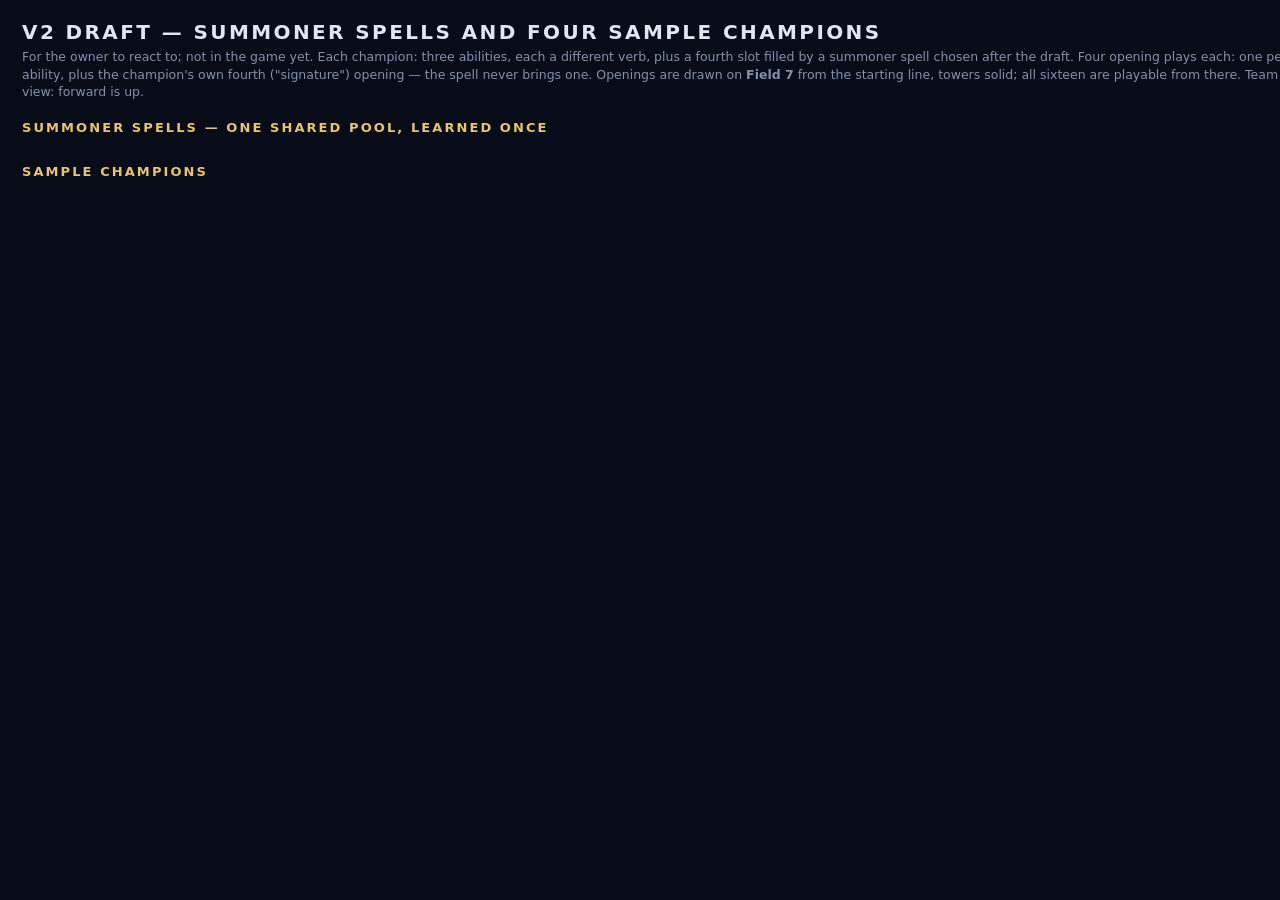
<file: design/v2-champions/champion-sheet.template.html>
<!doctype html>
<html lang="en"><head><meta charset="utf-8"><title>v2 Champion Draft</title>
<style>
:root { --bg:#080c18; --card:#0f1628; --text:#dfe6f5; --dim:#8390ad; --gold:#e8c46a; --A:#3fa7ff; --B:#ff4d5e; --line:#26314f;
  --t1:#3fd6a0; --t2:#5a9dff; --t3:#b07aff; --t4:#ff9a3c; --bad:#ff5a5a; --good:#57e08a; }
* { box-sizing:border-box; }
body { margin:0; background:var(--bg); color:var(--text); font:12.5px/1.4 system-ui, sans-serif; padding:18px 22px; width:1700px; }
h1 { margin:0 0 2px; font-size:20px; letter-spacing:.12em; text-transform:uppercase; }
h2 { margin:18px 0 8px; font-size:13px; letter-spacing:.16em; text-transform:uppercase; color:var(--gold); }
.lead { color:var(--dim); max-width:1300px; }
.spells { display:grid; grid-template-columns:repeat(4, 1fr); gap:10px; }
.spell { background:var(--card); border:1px solid var(--line); border-radius:8px; padding:8px 10px; }
.spell b { font-size:14px; } .spell .meta { float:right; color:var(--dim); }
.spell .when { color:var(--good); margin-top:3px; } .spell .ans { color:var(--dim); }
.init { display:inline-block; min-width:18px; text-align:center; border-radius:3px; color:#000; font-weight:900; margin-right:4px; }
.champs { display:grid; grid-template-columns:1fr 1fr; gap:14px; }
.champ { background:var(--card); border:1px solid var(--line); border-radius:8px; padding:10px 12px; }
.chead { display:flex; gap:10px; align-items:center; }
.chead .ico { width:38px; height:38px; border-radius:50%; background:#0e3558; border:2px solid var(--A); display:grid; place-items:center; }
.chead h3 { margin:0; font-size:17px; } .chead .role { color:var(--dim); letter-spacing:.14em; text-transform:uppercase; font-size:11px; }
.line { font-style:italic; margin:4px 0 2px; }
.stats { color:var(--dim); font-size:11.5px; } .passive { color:var(--t3); }
.ab { display:grid; grid-template-columns:1fr 128px; gap:8px; align-items:center; padding:6px 0; border-top:1px solid #1b2440; }
.verbs span { display:inline-block; font-size:10px; text-transform:uppercase; letter-spacing:.08em; padding:0 5px; border-radius:7px; background:#2a3350; margin-right:3px; }
.ab .txt { margin-top:2px; }
.ops { display:grid; grid-template-columns:repeat(2, 1fr); gap:6px; border-top:1px solid #1b2440; padding-top:6px; }
.op { text-align:center; font-size:11.5px; padding:4px 0; } .op .nm { color:var(--gold); }
.op .bad { color:var(--bad); }
.notes { margin-top:6px; font-size:11.5px; } .notes b { color:var(--gold); font-weight:600; }
svg.mini { display:block; margin:0 auto; }
</style></head><body>
<h1>v2 draft — summoner spells and four sample champions</h1>
<div class="lead">For the owner to react to; not in the game yet. Each champion: three abilities, each a different verb, plus a fourth slot filled by a summoner spell chosen after the draft. Four opening plays each: one per ability, plus the champion's own fourth ("signature") opening — the spell never brings one. Openings are drawn on <b>Field 7</b> from the starting line, towers solid; all sixteen are playable from there. Team A's view: forward is up.</div>
<h2>Summoner spells — one shared pool, learned once</h2>
<div class="spells" id="spells"></div>
<h2>Sample champions</h2>
<div class="champs" id="champs"></div>
<script>
const DATA = __DATA__;
const SQ3 = Math.sqrt(3), ROLES = ['Top','Jungle','Mid','Bottom','Support'];
function icon(role, color, size, x = 0, y = 0) {
  const s = `stroke="${color}" stroke-width="2.2" fill="none" stroke-linecap="round" stroke-linejoin="round"`;
  const p = { Top: `<path ${s} d="M5 19 L17 7 L19 5 M16 4 L20 4 L20 8 M7 13 L11 17 M4 20 L6 18"/>`,
    Jungle: `<path ${s} d="M6 20 C6 12 9 7 14 4 M11 20 C11 13 13 9 18 6 M16 20 C16 15 17 12 20 10"/>`,
    Mid: `<path ${s} d="M12 3 L20 12 L12 21 L4 12 Z M12 8 L16 12 L12 16 L8 12 Z"/>`,
    Bottom: `<circle ${s} cx="12" cy="12" r="7"/><path ${s} d="M12 2 V7 M12 17 V22 M2 12 H7 M17 12 H22"/>`,
    Support: `<path ${s} d="M12 3 L19 6 V12 C19 16 16 19 12 21 C8 19 5 16 5 12 V6 Z M12 9 V15 M9 12 H15"/>` }[role];
  return `<svg x="${x}" y="${y}" width="${size}" height="${size}" viewBox="0 0 24 24">${p}</svg>`;
}
function mk(S) {
  const px = (q, r) => [S * SQ3 * (q + r / 2), -S * 1.5 * r];
  const poly = (q, r, k = 0.93) => [...Array(6)].map((_, i) => { const a = Math.PI / 180 * (60 * i - 30); const [x, y] = px(q, r); return `${(x + S * k * Math.cos(a)).toFixed(1)},${(y + S * k * Math.sin(a)).toFixed(1)}`; }).join(' ');
  return { px, poly };
}
const dist = ([a, b], [c, d]) => (Math.abs(a - c) + Math.abs(b - d) + Math.abs(a + b - c - d)) / 2;
function svgWrap(parts, pts, S) {
  const xs = pts.map(p => p[0]), ys = pts.map(p => p[1]), pad = S * 1.2;
  const x0 = Math.min(...xs) - pad, y0 = Math.min(...ys) - pad, w = Math.max(...xs) - Math.min(...xs) + 2 * pad, h = Math.max(...ys) - Math.min(...ys) + 2 * pad;
  return `<svg class="mini" viewBox="${x0} ${y0} ${w} ${h}" width="${w}" height="${h}"><defs><marker id="ah" viewBox="0 0 10 10" refX="8" refY="5" markerWidth="4" markerHeight="4" orient="auto"><path d="M0 0 L10 5 L0 10 z" fill="#fff"/></marker><marker id="ahb" viewBox="0 0 10 10" refX="8" refY="5" markerWidth="4" markerHeight="4" orient="auto"><path d="M0 0 L10 5 L0 10 z" fill="#ff5a5a"/></marker></defs>${parts.join('')}</svg>`;
}
function token(px, h, role, team, S, extra = '') {
  const [x, y] = px(...h);
  return `<g ${extra}><circle cx="${x}" cy="${y}" r="${S * 0.68}" fill="${team === 'A' ? '#0e3558' : '#57121d'}" stroke="${team === 'A' ? '#3fa7ff' : '#ff4d5e'}" stroke-width="1.6"/>${role ? icon(role, '#fff', S * 1.1, x - S * 0.55, y - S * 0.55) : ''}</g>`;
}
function arrow(px, a, b, S, cls = '') {
  const [x1, y1] = px(...a), [x2, y2] = px(...b), d = Math.hypot(x2 - x1, y2 - y1) || 1, sh = S * 0.55;
  return `<line x1="${x1 + (x2 - x1) * sh / d}" y1="${y1 + (y2 - y1) * sh / d}" x2="${x2 - (x2 - x1) * sh / d}" y2="${y2 - (y2 - y1) * sh / d}" stroke="${cls ? '#ff5a5a' : '#fff'}" stroke-width="1.8" marker-end="url(#${cls ? 'ahb' : 'ah'})"/>`;
}
function combat(ab, role) {
  const S = 10, { px, poly } = mk(S), parts = [], pts = [];
  const heal = ab.verbs.some(v => /heal|shield|swap|pull ally|unstoppable/.test(v)) && !ab.verbs.some(v => /damage/.test(v));
  const R = ab.aim === 'free' ? Math.max(2, ab.range + 1) : Math.max(2, ...ab.pattern.map(p => dist(p, [0, 0])));
  const cells = new Map();
  if (ab.aim === 'free') {
    for (let q = -R; q <= R; q++) for (let r = -R; r <= R; r++) if (dist([q, r], [0, 0]) <= ab.range && (q || r)) cells.set(`${q},${r}`, 'reach');
    if (ab.target === 'enemy') cells.set(`0,${ab.range}`, 'hit');
    if (ab.target === 'ally') cells.set(`-1,1`, 'buff');
    if (ab.target === 'empty') cells.set(`0,${ab.range}`, 'wall');
  } else for (const [q, r] of ab.pattern) cells.set(`${q},${r}`, heal ? 'buff' : 'hit');
  const fill = { reach: 'rgba(232,196,106,.25)', hit: 'rgba(255,90,90,.8)', buff: 'rgba(87,224,138,.7)', wall: '#9aa3b5' };
  for (let q = -R; q <= R; q++) for (let r = -R; r <= R; r++) {
    if (dist([q, r], [0, 0]) > R) continue;
    const c = cells.get(`${q},${r}`);
    parts.push(`<polygon points="${poly(q, r)}" fill="${c ? fill[c] : '#1d2744'}" stroke="#0a0f1d" stroke-width="1"/>`);
    pts.push(px(q, r));
  }
  parts.push(token(px, [0, 0], role, 'A', S));
  if (ab.target === 'enemy') parts.push(token(px, [0, ab.range], null, 'B', S, 'opacity=".5"'));
  if (ab.target === 'ally') parts.push(token(px, [-1, 1], null, 'A', S, 'opacity=".5"'));
  if (ab.target === 'self') parts.push(`<circle cx="0" cy="0" r="${S * 0.95}" fill="none" stroke="#57e08a" stroke-width="2"/>`);
  return svgWrap(parts, pts, S);
}
function reachOf(ab, at) {
  const cells = [];
  const rot = ([q, r], k) => { for (let i = 0; i < k; i++) [q, r] = [-r, q + r]; return [q, r]; };
  if (ab.aim === 'free') { for (let q = -ab.range; q <= ab.range; q++) for (let r = -ab.range; r <= ab.range; r++) if (dist([q, r], [0, 0]) <= ab.range && (q || r || ab.target !== 'enemy')) cells.push([at[0] + q, at[1] + r]); }
  else if (ab.aim === 'rotatable') { for (let k = 0; k < 6; k++) for (const p of ab.pattern) { const [q, r] = rot(p, k); cells.push([at[0] + q, at[1] + r]); } }
  else for (const [q, r] of ab.pattern) cells.push([at[0] + q, at[1] + r]);
  return cells;
}
function opening(op, me, champ) {
  const S = 14, { px, poly } = mk(S), parts = [], pts = [], b = DATA.board;
  const tw = new Set(b.towers.map(h => h.join(','))), nx = new Set(b.nexusA.map(h => h.join(',')));
  const casts = op.path.filter(p => p[0] === 'cast');
  const reach = new Set(), friendly = casts.some(p => champ.abilities.find(a => a.key === p[3]).target === 'ally');
  for (const p of casts) for (const h of reachOf(champ.abilities.find(a => a.key === p[3]), p[2])) reach.add(h.join(','));
  for (const h of b.hexes) if (h[1] <= (casts.length ? 1 : 0)) {
    const inReach = reach.has(h.join(','));
    parts.push(`<polygon points="${poly(...h)}" fill="${inReach ? (friendly ? 'rgba(87,224,138,.45)' : 'rgba(255,90,90,.45)') : nx.has(h.join(',')) ? '#173a5c' : h[1] > 0 ? '#2a1d2c' : '#1d2744'}" stroke="#0a0f1d" stroke-width="1"/>`);
    pts.push(px(...h));
  }
  b.towers.forEach((t, i) => { if (t[1] > (casts.length ? 1 : 0)) return; const [x, y] = px(...t);
    parts.push(`<rect x="${x - S * 0.5}" y="${y - S * 0.55}" width="${S}" height="${S * 1.1}" rx="1.5" fill="#0b1020" stroke="${i === 0 ? '#9aa3b5' : i <= 2 ? '#3fa7ff' : '#ff4d5e'}" stroke-width="1.6"/>`); });
  const start = Object.fromEntries(DATA.board.startA.map((h, i) => [ROLES[i], h]));
  for (const r of ROLES) {
    const f = op.final[r];
    if (f[0] !== start[r][0] || f[1] !== start[r][1]) parts.push(token(px, start[r], r, 'A', S, 'opacity=".35"'));
  }
  op.path.forEach((p, i) => {
    if (p[0] === 'cast') { const [x, y] = px(...p[2]); parts.push(`<circle cx="${x}" cy="${y}" r="${S * 0.95}" fill="none" stroke="${friendly ? '#57e08a' : '#ff5a5a'}" stroke-width="2.2" stroke-dasharray="3 2"/><text x="${x + S * 0.9}" y="${y - S * 0.7}" font-size="8" font-weight="900" fill="${friendly ? '#57e08a' : '#ff5a5a'}">${i + 1}·${p[3]}</text>`); }
    else if (p[0] === 'beacon') { const [x, y] = px(...p[2]); parts.push(`<polygon points="${x - S * .45},${y - S * .9} ${x},${y - S * 1.35} ${x + S * .45},${y - S * .9} ${x},${y - S * .45}" fill="#3fa7ff88" stroke="#3fa7ff"/>`); }
    else parts.push(arrow(px, p[2], p[3], S, p[0] === 'blocked' ? 'bad' : ''));
  });
  for (const r of ROLES) parts.push(token(px, op.final[r], r, 'A', S, r === me ? 'stroke-width="2"' : ''));
  op.path.forEach((p, i) => { if (p[0] === 'move') { const [x1, y1] = px(...p[2]), [x2, y2] = px(...p[3]); parts.push(`<circle cx="${(x1 + x2) / 2 + 5}" cy="${(y1 + y2) / 2}" r="5" fill="#000" stroke="#fff" stroke-width=".7"/><text x="${(x1 + x2) / 2 + 5}" y="${(y1 + y2) / 2 + 2.5}" font-size="7" fill="#fff" text-anchor="middle" font-weight="800">${i + 1}</text>`); } });
  return svgWrap(parts, pts, S);
}
const tc = n => `var(--t${n})`;
document.getElementById('spells').innerHTML = DATA.spells.map(([n, init, cd, eff, when, ans]) =>
  `<div class="spell"><span class="meta">cooldown ${cd} rounds</span><span class="init" style="background:${tc(init)}">${init}</span><b>${n}</b><div>${eff}</div><div class="when">Take it: ${when}</div><div class="ans">Answer: ${ans}</div></div>`).join('');
const dirTxt = s => s[0] === 'cast' ? `<b style="color:var(--bad)">CAST ${s[2]}</b>` : s[0] === 'beacon' ? `beacon ${'I II III'.split(' ')[s[2] - 1]} under ${s[1].toLowerCase()}` : `${s[1].toLowerCase()} ${s[2]}`;
document.getElementById('champs').innerHTML = DATA.champions.map(c => `<div class="champ">
  <div class="chead"><div class="ico">${icon(c.role, '#fff', 24)}</div><div><h3>${c.name}</h3><div class="role">${c.role}</div></div></div>
  <div class="line">${c.line}</div>
  <div class="stats">HP ${c.stats.hp} · POW ${c.stats.pow.toFixed(2)} · ARM ${c.stats.arm} · RCH ${c.stats.rch} · SPD ${c.stats.spd}</div>
  <div class="passive">Passive — ${c.passive[0]}: ${c.passive[1]}</div>
  ${c.abilities.map(a => `<div class="ab"><div><span class="init" style="background:${tc(a.init)}">${a.init}</span><b>${a.key} · ${a.name}</b> <span style="color:var(--dim)">· ${a.aim === 'free' ? 'free aim' : a.aim} · cooldown ${a.cd}</span>
    <div class="verbs">${a.verbs.map(v => `<span>${v}</span>`).join('')}</div><div class="txt">${a.text}</div>${a.openingAttack ? `<div class="txt" style="color:#ff8a8a"><b>Opening attack.</b> ${a.openingAttack}</div>` : ''}</div>${combat(a, c.role)}</div>`).join('')}
  <div class="ops">${c.openings.map((o, i) => `<div class="op"><div class="nm">${i < 3 ? c.abilities[i].key + ' · ' : '4th · '}${o.name}</div>${opening(o, c.role, c)}<div>${o.steps.map(dirTxt).join(' → ')}</div></div>`).join('')}</div>
  <div class="notes"><b>How to play it.</b> ${c.play}<br><b>Works with.</b> ${c.partners}<br><b>Answered by.</b> ${c.answers}</div>
</div>`).join('');
</script></body></html>
</file>
<file: production/art_review/rig_test/spine/viewer/spine-player.css>
/** Player **/
.spine-player {
	box-sizing: border-box;
	width: 100%;
	height: 100%;
	background: none;
}
.spine-player * {
	box-sizing: border-box;
	font-family: "PT Sans",Arial,"Helvetica Neue",Helvetica,Tahoma,sans-serif;
	color: #dddddd;
	-webkit-touch-callout: none;
	-webkit-user-select: none;
	-khtml-user-select: none;
	-moz-user-select: none;
	-ms-user-select: none;
	user-select: none;
}

.spine-player-error {
	font-size: 14px;
	z-index: 10;
	border-radius: 4px;
	-webkit-user-select: text;
	-khtml-user-select: text;
	-moz-user-select: text;
	-ms-user-select: text;
	user-select: text;
}

.spine-player-hidden {
	display: none;
}

/** Canvas **/
.spine-player canvas {
	border-radius: 4px;
}

/** Slider **/
.spine-player-slider {
	width: 100%;
	height: 16px;
	position: relative;
	cursor: pointer;
}
.spine-player-slider-value {
	position: absolute;
	bottom: 0;
	height: 2px;
	background: rgba(98, 176, 238, 0.6);
	cursor: pointer;
}
.spine-player-slider:hover .spine-player-slider-value {
	height: 4px;
	background: rgba(98, 176, 238, 1);
	transition: height 0.2s;
}
.spine-player-slider-value.hovering {
	height: 4px;
	background: rgba(98, 176, 238, 1);
	transition: height 0.2s;
}
.spine-player-slider.big {
	height: 12px;
	background: rgb(0, 0, 0);
}
.spine-player-slider.big .spine-player-slider-value {
	height: 12px;
	background: rgba(98, 176, 238, 1);
}

/** Column and row layout elements **/
.spine-player-column {
	display: flex;
	flex-direction: column;
}
.spine-player-row {
	display: flex;
	flex-direction: row;
}

/** List **/
.spine-player-list {
	list-style: none !important;
	padding: 0 !important;
	margin: 0 !important;
}
.spine-player-list li {
	cursor: pointer;
	margin: 8px 8px;
}
.spine-player-list .selectable {
	display: flex;
	flex-direction: row;
	margin: 0 !important;
	padding: 2px 20px 2px 0 !important;
}
.spine-player-list li.selectable:first-child {
	margin-top: 4px !important;
}
.spine-player-list li.selectable:last-child {
	margin-bottom: 4px !important;
}
.spine-player-list li.selectable:hover {
	background: #6e6e6e;
}
.spine-player-list li.selectable .selectable-circle {
	display: flex;
	flex-direction: row;
	width: 6px;
	min-width: 6px;
	height: 6px;
	border-radius: 50%;
	background: #fff;
	align-self: center;
	opacity: 0;
	margin: 5px 10px;
}
.spine-player-list li.selectable.selected .selectable-circle {
	opacity: 1;
}
.spine-player-list li.selectable .selectable-text {
	color: #aaa;
}
.spine-player-list li.selectable.selected .selectable-text, .spine-player-list li.selectable:hover .selectable-text {
	color: #ddd;
}

/** Switch **/
.spine-player-switch {
	display: flex;
	flex-direction: row;
	margin: 2px 10px;
}
.spine-player-switch-text {
	flex: 1;
	margin-right: 8px;
}
.spine-player-switch-knob-area {
	width: 30px; /* width of the switch */
	height: 10px;
	display: block;
	border-radius: 5px; /* must be half of height */
	background: #6e6e6e;
	position: relative;
	align-self: center;
	justify-self: flex-end;
}
.spine-player-switch.active .spine-player-switch-knob-area {
	background: #5EAFF1;
}
.spine-player-switch-knob {
	display: block;
	width: 14px;
	height: 14px;
	border-radius: 50%;
	background: #9e9e9e;
	position: absolute;
	left: 0px;
	top: -2px;
	filter: drop-shadow(0 0 1px #333);
	transition: transform 0.2s;
}
.spine-player-switch.active .spine-player-switch-knob {
	background: #fff;
	transform: translateX(18px);
	transition: transform 0.2s;
}

/** Popup **/
.spine-player-popup-parent {
	position: relative;
}
.spine-player-popup {
	user-select: none;
	position: absolute;
	background: rgba(0, 0, 0, 0.75);
	z-index: 1;
	right: 2px;
	bottom: 40px;
	border-radius: 4px;
	max-height: 400%;
	overflow: auto;
	font-size: 85%;
}
.spine-player-popup-title {
	margin: 4px 15px 2px 15px;
	text-align: center;
}
.spine-player-popup hr {
	margin: 0;
	border: 0;
	border-bottom: 1px solid #cccccc70;
}

/** Player controls **/
.spine-player-controls {
	display: flex;
	flex-direction: column;
	position: absolute;
	bottom: 0;
	left: 0;
	width: 100%;
	opacity: 1;
	transition: opacity 0.4s;
}
.spine-player-controls-hidden {
	pointer-events: none;
	opacity: 0;
	transition: opacity 0.4s;
}

/** Player buttons **/
.spine-player-buttons {
	display: flex;
	flex-direction: row;
	width: 100%;
	background: rgba(0, 0, 0, 0.5);
	border-bottom-left-radius: 4px;
	border-bottom-right-radius: 4px;
	padding: 2px 8px 3px;
}
.spine-player-button {
	background: none;
	outline: 0;
	border: none;
	width: 32px;
	height: 32px;
	background-size: 20px;
	background-repeat: no-repeat;
	background-position: center;
	cursor: pointer;
	margin-right: 3px;
	padding-bottom: 3px;
	filter: drop-shadow(0 0 1px #333);
}
.spine-player-button-spacer {
	flex: 1;
}
.spine-player-button-icon-play {
	background-image: url("data:image/svg+xml,%3Csvg%20xmlns%3D%22http%3A%2F%2Fwww.w3.org%2F2000%2Fsvg%22%20viewBox%3D%220%200%2048%2048%22%3E%3Cdefs%3E%3Cstyle%3E.cls-1%7Bfill%3A%23fff%3B%7D%3C%2Fstyle%3E%3C%2Fdefs%3E%3Ctitle%3Eplay%3C%2Ftitle%3E%3Cg%20id%3D%22play%22%3E%3Cpolygon%20class%3D%22cls-1%22%20points%3D%2243%2023.3%204%2047%204%201%2043%2023.3%22%2F%3E%3C%2Fg%3E%3C%2Fsvg%3E");
}
.spine-player-button-icon-play:hover {
	background-image: url("data:image/svg+xml,%3Csvg%20xmlns%3D%22http%3A%2F%2Fwww.w3.org%2F2000%2Fsvg%22%20viewBox%3D%220%200%2048%2048%22%3E%3Cdefs%3E%3Cstyle%3E.cls-1%7Bfill%3A%2362B0EE%3B%7D%3C%2Fstyle%3E%3C%2Fdefs%3E%3Ctitle%3Eplay%3C%2Ftitle%3E%3Cg%20id%3D%22play%22%3E%3Cpolygon%20class%3D%22cls-1%22%20points%3D%2243%2023.3%204%2047%204%201%2043%2023.3%22%2F%3E%3C%2Fg%3E%3C%2Fsvg%3E");
}
.spine-player-button-icon-play-selected {
	background-image: url("data:image/svg+xml,%3Csvg%20xmlns%3D%22http%3A%2F%2Fwww.w3.org%2F2000%2Fsvg%22%20viewBox%3D%220%200%2048%2048%22%3E%3Cdefs%3E%3Cstyle%3E.cls-1%7Bfill%3A%2362B0EE%3B%7D%3C%2Fstyle%3E%3C%2Fdefs%3E%3Ctitle%3Eplay%3C%2Ftitle%3E%3Cg%20id%3D%22play%22%3E%3Cpolygon%20class%3D%22cls-1%22%20points%3D%2243%2023.3%204%2047%204%201%2043%2023.3%22%2F%3E%3C%2Fg%3E%3C%2Fsvg%3E");
}
.spine-player-button-icon-pause {
	background-image: url("data:image/svg+xml,%3Csvg%20xmlns%3D%22http%3A%2F%2Fwww.w3.org%2F2000%2Fsvg%22%20viewBox%3D%220%200%2048%2048%22%3E%3Cdefs%3E%3Cstyle%3E.cls-1%7Bfill%3A%23fff%3B%7D%3C%2Fstyle%3E%3C%2Fdefs%3E%3Ctitle%3Epause%3C%2Ftitle%3E%3Cg%20id%3D%22pause%22%3E%3Crect%20class%3D%22cls-1%22%20x%3D%226%22%20y%3D%221%22%20width%3D%2213%22%20height%3D%2246%22%2F%3E%3Crect%20class%3D%22cls-1%22%20x%3D%2228%22%20y%3D%221%22%20width%3D%2213%22%20height%3D%2246%22%2F%3E%3C%2Fg%3E%3C%2Fsvg%3E");
}
.spine-player-button-icon-pause:hover {
	background-image: url("data:image/svg+xml,%3Csvg%20xmlns%3D%22http%3A%2F%2Fwww.w3.org%2F2000%2Fsvg%22%20viewBox%3D%220%200%2048%2048%22%3E%3Cdefs%3E%3Cstyle%3E.cls-1%7Bfill%3A%2362B0EE%3B%7D%3C%2Fstyle%3E%3C%2Fdefs%3E%3Ctitle%3Epause%3C%2Ftitle%3E%3Cg%20id%3D%22pause%22%3E%3Crect%20class%3D%22cls-1%22%20x%3D%226%22%20y%3D%221%22%20width%3D%2213%22%20height%3D%2246%22%2F%3E%3Crect%20class%3D%22cls-1%22%20x%3D%2228%22%20y%3D%221%22%20width%3D%2213%22%20height%3D%2246%22%2F%3E%3C%2Fg%3E%3C%2Fsvg%3E");
}
.spine-player-button-icon-pause-selected {
	background-image: url("data:image/svg+xml,%3Csvg%20xmlns%3D%22http%3A%2F%2Fwww.w3.org%2F2000%2Fsvg%22%20viewBox%3D%220%200%2048%2048%22%3E%3Cdefs%3E%3Cstyle%3E.cls-1%7Bfill%3A%2362B0EE%3B%7D%3C%2Fstyle%3E%3C%2Fdefs%3E%3Ctitle%3Epause%3C%2Ftitle%3E%3Cg%20id%3D%22pause%22%3E%3Crect%20class%3D%22cls-1%22%20x%3D%226%22%20y%3D%221%22%20width%3D%2213%22%20height%3D%2246%22%2F%3E%3Crect%20class%3D%22cls-1%22%20x%3D%2228%22%20y%3D%221%22%20width%3D%2213%22%20height%3D%2246%22%2F%3E%3C%2Fg%3E%3C%2Fsvg%3E");
}
.spine-player-button-icon-speed {
	background-image: url("data:image/svg+xml,%3Csvg%20id%3D%22playback%22%20xmlns%3D%22http%3A%2F%2Fwww.w3.org%2F2000%2Fsvg%22%20viewBox%3D%220%200%2048%2048%22%3E%3Cdefs%3E%3Cstyle%3E.cls-1%7Bfill%3A%23fff%3B%7D%3C%2Fstyle%3E%3C%2Fdefs%3E%3Ctitle%3Eplayback%3C%2Ftitle%3E%3Cpath%20class%3D%22cls-1%22%20d%3D%22M48%2C28V20l-4.7-1.18a20.16%2C20.16%2C0%2C0%2C0-2-4.81l2.49-4.15L38.14%2C4.2%2C34%2C6.69a20.16%2C20.16%2C0%2C0%2C0-4.81-2L28%2C0H20L18.82%2C4.7A20.16%2C20.16%2C0%2C0%2C0%2C14%2C6.7L9.86%2C4.2%2C4.2%2C9.86%2C6.69%2C14a20.16%2C20.16%2C0%2C0%2C0-2%2C4.81L0%2C20v8l4.7%2C1.18A20.16%2C20.16%2C0%2C0%2C0%2C6.7%2C34L4.2%2C38.14%2C9.86%2C43.8%2C14%2C41.31a20.16%2C20.16%2C0%2C0%2C0%2C4.81%2C2L20%2C48h8l1.18-4.7a20.16%2C20.16%2C0%2C0%2C0%2C4.81-2l4.15%2C2.49%2C5.66-5.66L41.31%2C34a20.16%2C20.16%2C0%2C0%2C0%2C2-4.81ZM24%2C38A14%2C14%2C0%2C1%2C1%2C38%2C24%2C14%2C14%2C0%2C0%2C1%2C24%2C38Z%22%2F%3E%3Cpolygon%20class%3D%22cls-1%22%20points%3D%2234%2024%2018%2033%2018%2015%2034%2024%2034%2024%22%2F%3E%3C%2Fsvg%3E");
}
.spine-player-button-icon-speed:hover {
	background-image: url("data:image/svg+xml,%3Csvg%20id%3D%22playback%22%20xmlns%3D%22http%3A%2F%2Fwww.w3.org%2F2000%2Fsvg%22%20viewBox%3D%220%200%2048%2048%22%3E%3Cdefs%3E%3Cstyle%3E.cls-1%7Bfill%3A%2362B0EE%3B%7D%3C%2Fstyle%3E%3C%2Fdefs%3E%3Ctitle%3Eplayback%3C%2Ftitle%3E%3Cpath%20class%3D%22cls-1%22%20d%3D%22M48%2C28V20l-4.7-1.18a20.16%2C20.16%2C0%2C0%2C0-2-4.81l2.49-4.15L38.14%2C4.2%2C34%2C6.69a20.16%2C20.16%2C0%2C0%2C0-4.81-2L28%2C0H20L18.82%2C4.7A20.16%2C20.16%2C0%2C0%2C0%2C14%2C6.7L9.86%2C4.2%2C4.2%2C9.86%2C6.69%2C14a20.16%2C20.16%2C0%2C0%2C0-2%2C4.81L0%2C20v8l4.7%2C1.18A20.16%2C20.16%2C0%2C0%2C0%2C6.7%2C34L4.2%2C38.14%2C9.86%2C43.8%2C14%2C41.31a20.16%2C20.16%2C0%2C0%2C0%2C4.81%2C2L20%2C48h8l1.18-4.7a20.16%2C20.16%2C0%2C0%2C0%2C4.81-2l4.15%2C2.49%2C5.66-5.66L41.31%2C34a20.16%2C20.16%2C0%2C0%2C0%2C2-4.81ZM24%2C38A14%2C14%2C0%2C1%2C1%2C38%2C24%2C14%2C14%2C0%2C0%2C1%2C24%2C38Z%22%2F%3E%3Cpolygon%20class%3D%22cls-1%22%20points%3D%2234%2024%2018%2033%2018%2015%2034%2024%2034%2024%22%2F%3E%3C%2Fsvg%3E");
}
.spine-player-button-icon-speed-selected {
	background-image: url("data:image/svg+xml,%3Csvg%20id%3D%22playback%22%20xmlns%3D%22http%3A%2F%2Fwww.w3.org%2F2000%2Fsvg%22%20viewBox%3D%220%200%2048%2048%22%3E%3Cdefs%3E%3Cstyle%3E.cls-1%7Bfill%3A%2362B0EE%3B%7D%3C%2Fstyle%3E%3C%2Fdefs%3E%3Ctitle%3Eplayback%3C%2Ftitle%3E%3Cpath%20class%3D%22cls-1%22%20d%3D%22M48%2C28V20l-4.7-1.18a20.16%2C20.16%2C0%2C0%2C0-2-4.81l2.49-4.15L38.14%2C4.2%2C34%2C6.69a20.16%2C20.16%2C0%2C0%2C0-4.81-2L28%2C0H20L18.82%2C4.7A20.16%2C20.16%2C0%2C0%2C0%2C14%2C6.7L9.86%2C4.2%2C4.2%2C9.86%2C6.69%2C14a20.16%2C20.16%2C0%2C0%2C0-2%2C4.81L0%2C20v8l4.7%2C1.18A20.16%2C20.16%2C0%2C0%2C0%2C6.7%2C34L4.2%2C38.14%2C9.86%2C43.8%2C14%2C41.31a20.16%2C20.16%2C0%2C0%2C0%2C4.81%2C2L20%2C48h8l1.18-4.7a20.16%2C20.16%2C0%2C0%2C0%2C4.81-2l4.15%2C2.49%2C5.66-5.66L41.31%2C34a20.16%2C20.16%2C0%2C0%2C0%2C2-4.81ZM24%2C38A14%2C14%2C0%2C1%2C1%2C38%2C24%2C14%2C14%2C0%2C0%2C1%2C24%2C38Z%22%2F%3E%3Cpolygon%20class%3D%22cls-1%22%20points%3D%2234%2024%2018%2033%2018%2015%2034%2024%2034%2024%22%2F%3E%3C%2Fsvg%3E");
}
.spine-player-button-icon-animations {
	background-image: url("data:image/svg+xml,%3Csvg%20xmlns%3D%22http%3A%2F%2Fwww.w3.org%2F2000%2Fsvg%22%20viewBox%3D%220%200%2048%2048%22%3E%3Cdefs%3E%3Cstyle%3E.cls-1%7Bfill%3A%23fff%3B%7D%3C%2Fstyle%3E%3C%2Fdefs%3E%3Ctitle%3Eanimations%3C%2Ftitle%3E%3Cg%20id%3D%22animations%22%3E%3Cpath%20class%3D%22cls-1%22%20d%3D%22M12%2C45V43.22a6.39%2C6.39%2C0%2C0%2C0%2C.63-.81%2C27.83%2C27.83%2C0%2C0%2C1%2C3.79-4.16c.93-.84%2C2.06-1.88%2C2.86-2.71a13.83%2C13.83%2C0%2C0%2C0%2C1.53-1.9l3.9-5.24c1-1.17.95-1.1%2C2.11%2C0l3%2C2.24a4%2C4%2C0%2C0%2C0-2.29%2C2.38c-1.37%2C3-2.39%2C4-2.68%2C4.22l-.23.18c-.54.39-1.81%2C1-1.7%2C1.54l.8%2C1.49a4.5%2C4.5%2C0%2C0%2C1%2C.39%2C1l.57%2C2.15a.69.69%2C0%2C0%2C0%2C.58.48c.47.08%2C1%2C.5%2C1.33.53%2C1.29.1%2C1.79%2C0%2C1.42-.54L26.7%2C42.72a.86.86%2C0%2C0%2C1-.2-.24%2C3.64%2C3.64%2C0%2C0%2C1-.42-2.2A5.39%2C5.39%2C0%2C0%2C1%2C26.61%2C39c1.84-2%2C6.74-6.36%2C6.74-6.36%2C1.71-1.81%2C1.4-2.52.81-3.84a27.38%2C27.38%2C0%2C0%2C0-2-3c-.41-.61-2.08-2.38-2.85-3.28-.43-.5.38-2.08.87-2.82.18-.12-.41.05%2C1.72.07a23.32%2C23.32%2C0%2C0%2C0%2C3.56-.19l1.63.61c.28%2C0%2C1.18-.09%2C1.31-.35l.12-.78c.18-.39.31-1.56-.05-1.75l-.6-.52a2.28%2C2.28%2C0%2C0%2C0-1.61.07l-.2.44c-.14.15-.52.37-.71.29l-2.24%2C0c-.5.12-1.18-.42-1.81-.73L32.05%2C15a8%2C8%2C0%2C0%2C0%2C.8-3.92%2C1.22%2C1.22%2C0%2C0%2C0-.28-.82%2C7.87%2C7.87%2C0%2C0%2C0-1.15-1.06l.11-.73c-.12-.49%2C1-.82%2C1.52-.82l.76-.33c.32%2C0%2C.68-.89.78-1.21L34.94%2C4a11.26%2C11.26%2C0%2C0%2C0%2C0-1.61C34.57.08%2C30.06-1.42%2C28.78%2C2c-.14.38-.62.77.34%2C3.21a1.55%2C1.55%2C0%2C0%2C1-.3%2C1.2L28.4%2C7a4%2C4%2C0%2C0%2C1-1.19.49c-.79%2C0-1.59-.75-4%2C.54C21%2C9.16%2C18.59%2C13%2C17.7%2C14.22a3.21%2C3.21%2C0%2C0%2C0-.61%2C1.58c-.05%2C1.16.7%2C3.74.87%2C5.75.13%2C1.53.21%2C2.52.72%2C3.06%2C1.07%2C1.14%2C2.1-.18%2C2.61-1a2.74%2C2.74%2C0%2C0%2C0-.14-1.86l-.74-.1c-.15-.15-.4-.42-.39-.64-.05-3.48-.22-3.14-.18-5.39%2C1.74-1.46%2C2.4-2.45%2C2.3-2-.2%2C1.15.28%2C2.83.09%2C4.35a6.46%2C6.46%2C0%2C0%2C1-.7%2C2.58s-2.11%2C4.22-2.14%2C4.27l-1.26%2C5.6-.7%2C1.44s-.71.54-1.59%2C1.21a9.67%2C9.67%2C0%2C0%2C0-2.27%2C3.18%2C20.16%2C20.16%2C0%2C0%2C1-1.42%2C2.83l-.87%2C1.31a1.72%2C1.72%2C0%2C0%2C1-.6.61l-1.83%2C1.1a1.39%2C1.39%2C0%2C0%2C0-.16.93l.68%2C1.71a4.07%2C4.07%2C0%2C0%2C1%2C.27%2C1.07l.17%2C1.56a.75.75%2C0%2C0%2C0%2C.71.59%2C18.13%2C18.13%2C0%2C0%2C0%2C3.26-.5c.27-.09-.29-.78-.53-1s-.45-.36-.45-.36A12.78%2C12.78%2C0%2C0%2C1%2C12%2C45Z%22%2F%3E%3C%2Fg%3E%3C%2Fsvg%3E")
}
.spine-player-button-icon-animations:hover {
	background-image: url("data:image/svg+xml,%3Csvg%20xmlns%3D%22http%3A%2F%2Fwww.w3.org%2F2000%2Fsvg%22%20viewBox%3D%220%200%2048%2048%22%3E%3Cdefs%3E%3Cstyle%3E.cls-1%7Bfill%3A%2362B0EE%3B%7D%3C%2Fstyle%3E%3C%2Fdefs%3E%3Ctitle%3Eanimations%3C%2Ftitle%3E%3Cg%20id%3D%22animations%22%3E%3Cpath%20class%3D%22cls-1%22%20d%3D%22M12%2C45V43.22a6.39%2C6.39%2C0%2C0%2C0%2C.63-.81%2C27.83%2C27.83%2C0%2C0%2C1%2C3.79-4.16c.93-.84%2C2.06-1.88%2C2.86-2.71a13.83%2C13.83%2C0%2C0%2C0%2C1.53-1.9l3.9-5.24c1-1.17.95-1.1%2C2.11%2C0l3%2C2.24a4%2C4%2C0%2C0%2C0-2.29%2C2.38c-1.37%2C3-2.39%2C4-2.68%2C4.22l-.23.18c-.54.39-1.81%2C1-1.7%2C1.54l.8%2C1.49a4.5%2C4.5%2C0%2C0%2C1%2C.39%2C1l.57%2C2.15a.69.69%2C0%2C0%2C0%2C.58.48c.47.08%2C1%2C.5%2C1.33.53%2C1.29.1%2C1.79%2C0%2C1.42-.54L26.7%2C42.72a.86.86%2C0%2C0%2C1-.2-.24%2C3.64%2C3.64%2C0%2C0%2C1-.42-2.2A5.39%2C5.39%2C0%2C0%2C1%2C26.61%2C39c1.84-2%2C6.74-6.36%2C6.74-6.36%2C1.71-1.81%2C1.4-2.52.81-3.84a27.38%2C27.38%2C0%2C0%2C0-2-3c-.41-.61-2.08-2.38-2.85-3.28-.43-.5.38-2.08.87-2.82.18-.12-.41.05%2C1.72.07a23.32%2C23.32%2C0%2C0%2C0%2C3.56-.19l1.63.61c.28%2C0%2C1.18-.09%2C1.31-.35l.12-.78c.18-.39.31-1.56-.05-1.75l-.6-.52a2.28%2C2.28%2C0%2C0%2C0-1.61.07l-.2.44c-.14.15-.52.37-.71.29l-2.24%2C0c-.5.12-1.18-.42-1.81-.73L32.05%2C15a8%2C8%2C0%2C0%2C0%2C.8-3.92%2C1.22%2C1.22%2C0%2C0%2C0-.28-.82%2C7.87%2C7.87%2C0%2C0%2C0-1.15-1.06l.11-.73c-.12-.49%2C1-.82%2C1.52-.82l.76-.33c.32%2C0%2C.68-.89.78-1.21L34.94%2C4a11.26%2C11.26%2C0%2C0%2C0%2C0-1.61C34.57.08%2C30.06-1.42%2C28.78%2C2c-.14.38-.62.77.34%2C3.21a1.55%2C1.55%2C0%2C0%2C1-.3%2C1.2L28.4%2C7a4%2C4%2C0%2C0%2C1-1.19.49c-.79%2C0-1.59-.75-4%2C.54C21%2C9.16%2C18.59%2C13%2C17.7%2C14.22a3.21%2C3.21%2C0%2C0%2C0-.61%2C1.58c-.05%2C1.16.7%2C3.74.87%2C5.75.13%2C1.53.21%2C2.52.72%2C3.06%2C1.07%2C1.14%2C2.1-.18%2C2.61-1a2.74%2C2.74%2C0%2C0%2C0-.14-1.86l-.74-.1c-.15-.15-.4-.42-.39-.64-.05-3.48-.22-3.14-.18-5.39%2C1.74-1.46%2C2.4-2.45%2C2.3-2-.2%2C1.15.28%2C2.83.09%2C4.35a6.46%2C6.46%2C0%2C0%2C1-.7%2C2.58s-2.11%2C4.22-2.14%2C4.27l-1.26%2C5.6-.7%2C1.44s-.71.54-1.59%2C1.21a9.67%2C9.67%2C0%2C0%2C0-2.27%2C3.18%2C20.16%2C20.16%2C0%2C0%2C1-1.42%2C2.83l-.87%2C1.31a1.72%2C1.72%2C0%2C0%2C1-.6.61l-1.83%2C1.1a1.39%2C1.39%2C0%2C0%2C0-.16.93l.68%2C1.71a4.07%2C4.07%2C0%2C0%2C1%2C.27%2C1.07l.17%2C1.56a.75.75%2C0%2C0%2C0%2C.71.59%2C18.13%2C18.13%2C0%2C0%2C0%2C3.26-.5c.27-.09-.29-.78-.53-1s-.45-.36-.45-.36A12.78%2C12.78%2C0%2C0%2C1%2C12%2C45Z%22%2F%3E%3C%2Fg%3E%3C%2Fsvg%3E")
}
.spine-player-button-icon-animations-selected {
	background-image: url("data:image/svg+xml,%3Csvg%20xmlns%3D%22http%3A%2F%2Fwww.w3.org%2F2000%2Fsvg%22%20viewBox%3D%220%200%2048%2048%22%3E%3Cdefs%3E%3Cstyle%3E.cls-1%7Bfill%3A%2362B0EE%3B%7D%3C%2Fstyle%3E%3C%2Fdefs%3E%3Ctitle%3Eanimations%3C%2Ftitle%3E%3Cg%20id%3D%22animations%22%3E%3Cpath%20class%3D%22cls-1%22%20d%3D%22M12%2C45V43.22a6.39%2C6.39%2C0%2C0%2C0%2C.63-.81%2C27.83%2C27.83%2C0%2C0%2C1%2C3.79-4.16c.93-.84%2C2.06-1.88%2C2.86-2.71a13.83%2C13.83%2C0%2C0%2C0%2C1.53-1.9l3.9-5.24c1-1.17.95-1.1%2C2.11%2C0l3%2C2.24a4%2C4%2C0%2C0%2C0-2.29%2C2.38c-1.37%2C3-2.39%2C4-2.68%2C4.22l-.23.18c-.54.39-1.81%2C1-1.7%2C1.54l.8%2C1.49a4.5%2C4.5%2C0%2C0%2C1%2C.39%2C1l.57%2C2.15a.69.69%2C0%2C0%2C0%2C.58.48c.47.08%2C1%2C.5%2C1.33.53%2C1.29.1%2C1.79%2C0%2C1.42-.54L26.7%2C42.72a.86.86%2C0%2C0%2C1-.2-.24%2C3.64%2C3.64%2C0%2C0%2C1-.42-2.2A5.39%2C5.39%2C0%2C0%2C1%2C26.61%2C39c1.84-2%2C6.74-6.36%2C6.74-6.36%2C1.71-1.81%2C1.4-2.52.81-3.84a27.38%2C27.38%2C0%2C0%2C0-2-3c-.41-.61-2.08-2.38-2.85-3.28-.43-.5.38-2.08.87-2.82.18-.12-.41.05%2C1.72.07a23.32%2C23.32%2C0%2C0%2C0%2C3.56-.19l1.63.61c.28%2C0%2C1.18-.09%2C1.31-.35l.12-.78c.18-.39.31-1.56-.05-1.75l-.6-.52a2.28%2C2.28%2C0%2C0%2C0-1.61.07l-.2.44c-.14.15-.52.37-.71.29l-2.24%2C0c-.5.12-1.18-.42-1.81-.73L32.05%2C15a8%2C8%2C0%2C0%2C0%2C.8-3.92%2C1.22%2C1.22%2C0%2C0%2C0-.28-.82%2C7.87%2C7.87%2C0%2C0%2C0-1.15-1.06l.11-.73c-.12-.49%2C1-.82%2C1.52-.82l.76-.33c.32%2C0%2C.68-.89.78-1.21L34.94%2C4a11.26%2C11.26%2C0%2C0%2C0%2C0-1.61C34.57.08%2C30.06-1.42%2C28.78%2C2c-.14.38-.62.77.34%2C3.21a1.55%2C1.55%2C0%2C0%2C1-.3%2C1.2L28.4%2C7a4%2C4%2C0%2C0%2C1-1.19.49c-.79%2C0-1.59-.75-4%2C.54C21%2C9.16%2C18.59%2C13%2C17.7%2C14.22a3.21%2C3.21%2C0%2C0%2C0-.61%2C1.58c-.05%2C1.16.7%2C3.74.87%2C5.75.13%2C1.53.21%2C2.52.72%2C3.06%2C1.07%2C1.14%2C2.1-.18%2C2.61-1a2.74%2C2.74%2C0%2C0%2C0-.14-1.86l-.74-.1c-.15-.15-.4-.42-.39-.64-.05-3.48-.22-3.14-.18-5.39%2C1.74-1.46%2C2.4-2.45%2C2.3-2-.2%2C1.15.28%2C2.83.09%2C4.35a6.46%2C6.46%2C0%2C0%2C1-.7%2C2.58s-2.11%2C4.22-2.14%2C4.27l-1.26%2C5.6-.7%2C1.44s-.71.54-1.59%2C1.21a9.67%2C9.67%2C0%2C0%2C0-2.27%2C3.18%2C20.16%2C20.16%2C0%2C0%2C1-1.42%2C2.83l-.87%2C1.31a1.72%2C1.72%2C0%2C0%2C1-.6.61l-1.83%2C1.1a1.39%2C1.39%2C0%2C0%2C0-.16.93l.68%2C1.71a4.07%2C4.07%2C0%2C0%2C1%2C.27%2C1.07l.17%2C1.56a.75.75%2C0%2C0%2C0%2C.71.59%2C18.13%2C18.13%2C0%2C0%2C0%2C3.26-.5c.27-.09-.29-.78-.53-1s-.45-.36-.45-.36A12.78%2C12.78%2C0%2C0%2C1%2C12%2C45Z%22%2F%3E%3C%2Fg%3E%3C%2Fsvg%3E")
}
.spine-player-button-icon-skins {
	background-image: url("data:image/svg+xml,%3Csvg%20xmlns%3D%22http%3A%2F%2Fwww.w3.org%2F2000%2Fsvg%22%20viewBox%3D%220%200%2048%2048%22%3E%3Cdefs%3E%3Cstyle%3E.cls-1%7Bfill%3A%23fff%3B%7D%3C%2Fstyle%3E%3C%2Fdefs%3E%3Ctitle%3Eskins%3C%2Ftitle%3E%3Cg%20id%3D%22skins%22%3E%3Cpath%20class%3D%22cls-1%22%20d%3D%22M36%2C12.54l-6.92%2C1-.79%2C1.2c-1%2C.25-2-.62-3-.55V12.33a1.35%2C1.35%2C0%2C0%2C1%2C.55-1.07c3-2.24%2C3.28-3.75%2C3.28-5.34A5.06%2C5.06%2C0%2C0%2C0%2C24%2C.76c-2.54%2C0-4.38.71-5.49%2C2.13a5.74%2C5.74%2C0%2C0%2C0-.9%2C4.57l2.48-.61a3.17%2C3.17%2C0%2C0%2C1%2C.45-2.4c.6-.75%2C1.75-1.13%2C3.42-1.13%2C2.56%2C0%2C2.56%2C1.24%2C2.56%2C2.56%2C0%2C.92%2C0%2C1.65-2.26%2C3.34a3.92%2C3.92%2C0%2C0%2C0-1.58%2C3.12v1.86c-1-.07-2%2C.8-3%2C.55l-.79-1.2-6.92-1c-2.25%2C0-4.35%2C2.09-5.64%2C3.93L1%2C24c3.83%2C5.11%2C10.22%2C5.11%2C10.22%2C5.11V41.93c0%2C2.34%2C2.68%2C3.88%2C5.59%2C4.86a22.59%2C22.59%2C0%2C0%2C0%2C14.37%2C0c2.91-1%2C5.59-2.52%2C5.59-4.86V29.15S43.17%2C29.15%2C47%2C24l-5.33-7.57C40.38%2C14.63%2C38.27%2C12.54%2C36%2C12.54ZM23.32%2C20.09%2C21%2C17l1.8-.6a3.79%2C3.79%2C0%2C0%2C1%2C2.4%2C0L27%2C17l-2.32%2C3.09A.85.85%2C0%2C0%2C1%2C23.32%2C20.09Z%22%2F%3E%3C%2Fg%3E%3C%2Fsvg%3E");
	width: 31px;
	height: 31px;
}
.spine-player-button-icon-skins:hover {
	background-image: url("data:image/svg+xml,%3Csvg%20xmlns%3D%22http%3A%2F%2Fwww.w3.org%2F2000%2Fsvg%22%20viewBox%3D%220%200%2048%2048%22%3E%3Cdefs%3E%3Cstyle%3E.cls-1%7Bfill%3A%2362B0EE%3B%7D%3C%2Fstyle%3E%3C%2Fdefs%3E%3Ctitle%3Eskins%3C%2Ftitle%3E%3Cg%20id%3D%22skins%22%3E%3Cpath%20class%3D%22cls-1%22%20d%3D%22M36%2C12.54l-6.92%2C1-.79%2C1.2c-1%2C.25-2-.62-3-.55V12.33a1.35%2C1.35%2C0%2C0%2C1%2C.55-1.07c3-2.24%2C3.28-3.75%2C3.28-5.34A5.06%2C5.06%2C0%2C0%2C0%2C24%2C.76c-2.54%2C0-4.38.71-5.49%2C2.13a5.74%2C5.74%2C0%2C0%2C0-.9%2C4.57l2.48-.61a3.17%2C3.17%2C0%2C0%2C1%2C.45-2.4c.6-.75%2C1.75-1.13%2C3.42-1.13%2C2.56%2C0%2C2.56%2C1.24%2C2.56%2C2.56%2C0%2C.92%2C0%2C1.65-2.26%2C3.34a3.92%2C3.92%2C0%2C0%2C0-1.58%2C3.12v1.86c-1-.07-2%2C.8-3%2C.55l-.79-1.2-6.92-1c-2.25%2C0-4.35%2C2.09-5.64%2C3.93L1%2C24c3.83%2C5.11%2C10.22%2C5.11%2C10.22%2C5.11V41.93c0%2C2.34%2C2.68%2C3.88%2C5.59%2C4.86a22.59%2C22.59%2C0%2C0%2C0%2C14.37%2C0c2.91-1%2C5.59-2.52%2C5.59-4.86V29.15S43.17%2C29.15%2C47%2C24l-5.33-7.57C40.38%2C14.63%2C38.27%2C12.54%2C36%2C12.54ZM23.32%2C20.09%2C21%2C17l1.8-.6a3.79%2C3.79%2C0%2C0%2C1%2C2.4%2C0L27%2C17l-2.32%2C3.09A.85.85%2C0%2C0%2C1%2C23.32%2C20.09Z%22%2F%3E%3C%2Fg%3E%3C%2Fsvg%3E");
}
.spine-player-button-icon-skins-selected {
	background-image: url("data:image/svg+xml,%3Csvg%20xmlns%3D%22http%3A%2F%2Fwww.w3.org%2F2000%2Fsvg%22%20viewBox%3D%220%200%2048%2048%22%3E%3Cdefs%3E%3Cstyle%3E.cls-1%7Bfill%3A%2362B0EE%3B%7D%3C%2Fstyle%3E%3C%2Fdefs%3E%3Ctitle%3Eskins%3C%2Ftitle%3E%3Cg%20id%3D%22skins%22%3E%3Cpath%20class%3D%22cls-1%22%20d%3D%22M36%2C12.54l-6.92%2C1-.79%2C1.2c-1%2C.25-2-.62-3-.55V12.33a1.35%2C1.35%2C0%2C0%2C1%2C.55-1.07c3-2.24%2C3.28-3.75%2C3.28-5.34A5.06%2C5.06%2C0%2C0%2C0%2C24%2C.76c-2.54%2C0-4.38.71-5.49%2C2.13a5.74%2C5.74%2C0%2C0%2C0-.9%2C4.57l2.48-.61a3.17%2C3.17%2C0%2C0%2C1%2C.45-2.4c.6-.75%2C1.75-1.13%2C3.42-1.13%2C2.56%2C0%2C2.56%2C1.24%2C2.56%2C2.56%2C0%2C.92%2C0%2C1.65-2.26%2C3.34a3.92%2C3.92%2C0%2C0%2C0-1.58%2C3.12v1.86c-1-.07-2%2C.8-3%2C.55l-.79-1.2-6.92-1c-2.25%2C0-4.35%2C2.09-5.64%2C3.93L1%2C24c3.83%2C5.11%2C10.22%2C5.11%2C10.22%2C5.11V41.93c0%2C2.34%2C2.68%2C3.88%2C5.59%2C4.86a22.59%2C22.59%2C0%2C0%2C0%2C14.37%2C0c2.91-1%2C5.59-2.52%2C5.59-4.86V29.15S43.17%2C29.15%2C47%2C24l-5.33-7.57C40.38%2C14.63%2C38.27%2C12.54%2C36%2C12.54ZM23.32%2C20.09%2C21%2C17l1.8-.6a3.79%2C3.79%2C0%2C0%2C1%2C2.4%2C0L27%2C17l-2.32%2C3.09A.85.85%2C0%2C0%2C1%2C23.32%2C20.09Z%22%2F%3E%3C%2Fg%3E%3C%2Fsvg%3E");
}
.spine-player-button-icon-settings {
	background-image: url("data:image/svg+xml,%3Csvg%20xmlns%3D%22http%3A%2F%2Fwww.w3.org%2F2000%2Fsvg%22%20viewBox%3D%220%200%2048%2048%22%3E%3Cdefs%3E%3Cstyle%3E.cls-1%7Bfill%3A%23fff%3B%7D%3C%2Fstyle%3E%3C%2Fdefs%3E%3Ctitle%3Esettings%3C%2Ftitle%3E%3Cg%20id%3D%22settings%22%3E%3Cpath%20class%3D%22cls-1%22%20d%3D%22M40%2C3H8A5%2C5%2C0%2C0%2C0%2C3%2C8V40a5%2C5%2C0%2C0%2C0%2C5%2C5H40a5%2C5%2C0%2C0%2C0%2C5-5V8A5%2C5%2C0%2C0%2C0%2C40%2C3ZM16%2C40H9V33h7Zm0-12H9V21h7Zm0-12H9V9h7ZM39%2C38H20V35H39Zm0-12H20V23H39Zm0-12H20V11H39Z%22%2F%3E%3C%2Fg%3E%3C%2Fsvg%3E");
	margin-top: 1px;
}
.spine-player-button-icon-settings:hover {
	background-image: url("data:image/svg+xml,%3Csvg%20xmlns%3D%22http%3A%2F%2Fwww.w3.org%2F2000%2Fsvg%22%20viewBox%3D%220%200%2048%2048%22%3E%3Cdefs%3E%3Cstyle%3E.cls-1%7Bfill%3A%2362B0EE%3B%7D%3C%2Fstyle%3E%3C%2Fdefs%3E%3Ctitle%3Esettings%3C%2Ftitle%3E%3Cg%20id%3D%22settings%22%3E%3Cpath%20class%3D%22cls-1%22%20d%3D%22M40%2C3H8A5%2C5%2C0%2C0%2C0%2C3%2C8V40a5%2C5%2C0%2C0%2C0%2C5%2C5H40a5%2C5%2C0%2C0%2C0%2C5-5V8A5%2C5%2C0%2C0%2C0%2C40%2C3ZM16%2C40H9V33h7Zm0-12H9V21h7Zm0-12H9V9h7ZM39%2C38H20V35H39Zm0-12H20V23H39Zm0-12H20V11H39Z%22%2F%3E%3C%2Fg%3E%3C%2Fsvg%3E");
}
.spine-player-button-icon-settings-selected {
	background-image: url("data:image/svg+xml,%3Csvg%20xmlns%3D%22http%3A%2F%2Fwww.w3.org%2F2000%2Fsvg%22%20viewBox%3D%220%200%2048%2048%22%3E%3Cdefs%3E%3Cstyle%3E.cls-1%7Bfill%3A%2362B0EE%3B%7D%3C%2Fstyle%3E%3C%2Fdefs%3E%3Ctitle%3Esettings%3C%2Ftitle%3E%3Cg%20id%3D%22settings%22%3E%3Cpath%20class%3D%22cls-1%22%20d%3D%22M40%2C3H8A5%2C5%2C0%2C0%2C0%2C3%2C8V40a5%2C5%2C0%2C0%2C0%2C5%2C5H40a5%2C5%2C0%2C0%2C0%2C5-5V8A5%2C5%2C0%2C0%2C0%2C40%2C3ZM16%2C40H9V33h7Zm0-12H9V21h7Zm0-12H9V9h7ZM39%2C38H20V35H39Zm0-12H20V23H39Zm0-12H20V11H39Z%22%2F%3E%3C%2Fg%3E%3C%2Fsvg%3E");
}
.spine-player-button-icon-fullscreen {
	background-image: url("data:image/svg+xml,%3Csvg%20xmlns%3D%22http%3A%2F%2Fwww.w3.org%2F2000%2Fsvg%22%20viewBox%3D%220%200%2048%2048%22%3E%3Cdefs%3E%3Cstyle%3E.cls-1%7Bfill%3A%23fff%3B%7D%3C%2Fstyle%3E%3C%2Fdefs%3E%3Ctitle%3Eexpand%3C%2Ftitle%3E%3Cg%20id%3D%22settings%22%3E%3Cpolygon%20class%3D%22cls-1%22%20points%3D%2230.14%208%2040%208%2040%2017.86%2044.5%2017.86%2044.5%203.5%2030.14%203.5%2030.14%208%22%2F%3E%3Cpolygon%20class%3D%22cls-1%22%20points%3D%228%2017.86%208%208%2017.86%208%2017.86%203.5%203.5%203.5%203.5%2017.86%208%2017.86%22%2F%3E%3Cpolygon%20class%3D%22cls-1%22%20points%3D%2240%2030.14%2040%2040%2030.14%2040%2030.14%2044.5%2044.5%2044.5%2044.5%2030.14%2040%2030.14%22%2F%3E%3Cpolygon%20class%3D%22cls-1%22%20points%3D%2217.86%2040%208%2040%208%2030.14%203.5%2030.14%203.5%2044.5%2017.86%2044.5%2017.86%2040%22%2F%3E%3C%2Fg%3E%3C%2Fsvg%3E");
	margin-top: 1px;
}
.spine-player-button-icon-fullscreen:hover {
	background-image: url("data:image/svg+xml,%3Csvg%20xmlns%3D%22http%3A%2F%2Fwww.w3.org%2F2000%2Fsvg%22%20viewBox%3D%220%200%2048%2048%22%3E%3Cdefs%3E%3Cstyle%3E.cls-1%7Bfill%3A%2362B0EE%3B%7D%3C%2Fstyle%3E%3C%2Fdefs%3E%3Ctitle%3Eexpand%3C%2Ftitle%3E%3Cg%20id%3D%22settings%22%3E%3Cpolygon%20class%3D%22cls-1%22%20points%3D%2230.14%208%2040%208%2040%2017.86%2044.5%2017.86%2044.5%203.5%2030.14%203.5%2030.14%208%22%2F%3E%3Cpolygon%20class%3D%22cls-1%22%20points%3D%228%2017.86%208%208%2017.86%208%2017.86%203.5%203.5%203.5%203.5%2017.86%208%2017.86%22%2F%3E%3Cpolygon%20class%3D%22cls-1%22%20points%3D%2240%2030.14%2040%2040%2030.14%2040%2030.14%2044.5%2044.5%2044.5%2044.5%2030.14%2040%2030.14%22%2F%3E%3Cpolygon%20class%3D%22cls-1%22%20points%3D%2217.86%2040%208%2040%208%2030.14%203.5%2030.14%203.5%2044.5%2017.86%2044.5%2017.86%2040%22%2F%3E%3C%2Fg%3E%3C%2Fsvg%3E");
}
.spine-player-button-icon-fullscreen-selected {
	background-image: url("data:image/svg+xml,%3Csvg%20xmlns%3D%22http%3A%2F%2Fwww.w3.org%2F2000%2Fsvg%22%20viewBox%3D%220%200%2048%2048%22%3E%3Cdefs%3E%3Cstyle%3E.cls-1%7Bfill%3A%2362B0EE%3B%7D%3C%2Fstyle%3E%3C%2Fdefs%3E%3Ctitle%3Eexpand%3C%2Ftitle%3E%3Cg%20id%3D%22settings%22%3E%3Cpolygon%20class%3D%22cls-1%22%20points%3D%2230.14%208%2040%208%2040%2017.86%2044.5%2017.86%2044.5%203.5%2030.14%203.5%2030.14%208%22%2F%3E%3Cpolygon%20class%3D%22cls-1%22%20points%3D%228%2017.86%208%208%2017.86%208%2017.86%203.5%203.5%203.5%203.5%2017.86%208%2017.86%22%2F%3E%3Cpolygon%20class%3D%22cls-1%22%20points%3D%2240%2030.14%2040%2040%2030.14%2040%2030.14%2044.5%2044.5%2044.5%2044.5%2030.14%2040%2030.14%22%2F%3E%3Cpolygon%20class%3D%22cls-1%22%20points%3D%2217.86%2040%208%2040%208%2030.14%203.5%2030.14%203.5%2044.5%2017.86%2044.5%2017.86%2040%22%2F%3E%3C%2Fg%3E%3C%2Fsvg%3E");
}
.spine-player-button-icon-spine-logo {
	height: 20px;
	position: relative;
	top: 1px;
	margin: 0 8px !important;
	align-self: center;
	border: none !important;
	width: auto !important;
	cursor: pointer;
	transition: transform 0.2s;
	box-shadow: none !important;
	filter: drop-shadow(0 0 1px #333);
}
.spine-player-button-icon-spine-logo:hover {
	transform: scale(1.05);
	transition: transform 0.2s;
}

/** Speed slider **/
.spine-player-speed-slider {
	width: 150px;
}

/** Player editor **/
.spine-player-editor-container {
	display: flex;
	flex-direction: row;
	height: 100%;
	width: 100%;
}
.spine-player-editor-code {
	flex: 1;
	overflow: auto;
}
.spine-player-editor-player {
	flex: 1;
	border: none;
	background: black;
}
.CodeMirror {
	height: 100%;
}
</file>
<file: production/art_review/rig_test/spine2/viewer/spine-player.css>
/** Player **/
.spine-player {
	box-sizing: border-box;
	width: 100%;
	height: 100%;
	background: none;
}
.spine-player * {
	box-sizing: border-box;
	font-family: "PT Sans",Arial,"Helvetica Neue",Helvetica,Tahoma,sans-serif;
	color: #dddddd;
	-webkit-touch-callout: none;
	-webkit-user-select: none;
	-khtml-user-select: none;
	-moz-user-select: none;
	-ms-user-select: none;
	user-select: none;
}

.spine-player-error {
	font-size: 14px;
	z-index: 10;
	border-radius: 4px;
	-webkit-user-select: text;
	-khtml-user-select: text;
	-moz-user-select: text;
	-ms-user-select: text;
	user-select: text;
}

.spine-player-hidden {
	display: none;
}

/** Canvas **/
.spine-player canvas {
	border-radius: 4px;
}

/** Slider **/
.spine-player-slider {
	width: 100%;
	height: 16px;
	position: relative;
	cursor: pointer;
}
.spine-player-slider-value {
	position: absolute;
	bottom: 0;
	height: 2px;
	background: rgba(98, 176, 238, 0.6);
	cursor: pointer;
}
.spine-player-slider:hover .spine-player-slider-value {
	height: 4px;
	background: rgba(98, 176, 238, 1);
	transition: height 0.2s;
}
.spine-player-slider-value.hovering {
	height: 4px;
	background: rgba(98, 176, 238, 1);
	transition: height 0.2s;
}
.spine-player-slider.big {
	height: 12px;
	background: rgb(0, 0, 0);
}
.spine-player-slider.big .spine-player-slider-value {
	height: 12px;
	background: rgba(98, 176, 238, 1);
}

/** Column and row layout elements **/
.spine-player-column {
	display: flex;
	flex-direction: column;
}
.spine-player-row {
	display: flex;
	flex-direction: row;
}

/** List **/
.spine-player-list {
	list-style: none !important;
	padding: 0 !important;
	margin: 0 !important;
}
.spine-player-list li {
	cursor: pointer;
	margin: 8px 8px;
}
.spine-player-list .selectable {
	display: flex;
	flex-direction: row;
	margin: 0 !important;
	padding: 2px 20px 2px 0 !important;
}
.spine-player-list li.selectable:first-child {
	margin-top: 4px !important;
}
.spine-player-list li.selectable:last-child {
	margin-bottom: 4px !important;
}
.spine-player-list li.selectable:hover {
	background: #6e6e6e;
}
.spine-player-list li.selectable .selectable-circle {
	display: flex;
	flex-direction: row;
	width: 6px;
	min-width: 6px;
	height: 6px;
	border-radius: 50%;
	background: #fff;
	align-self: center;
	opacity: 0;
	margin: 5px 10px;
}
.spine-player-list li.selectable.selected .selectable-circle {
	opacity: 1;
}
.spine-player-list li.selectable .selectable-text {
	color: #aaa;
}
.spine-player-list li.selectable.selected .selectable-text, .spine-player-list li.selectable:hover .selectable-text {
	color: #ddd;
}

/** Switch **/
.spine-player-switch {
	display: flex;
	flex-direction: row;
	margin: 2px 10px;
}
.spine-player-switch-text {
	flex: 1;
	margin-right: 8px;
}
.spine-player-switch-knob-area {
	width: 30px; /* width of the switch */
	height: 10px;
	display: block;
	border-radius: 5px; /* must be half of height */
	background: #6e6e6e;
	position: relative;
	align-self: center;
	justify-self: flex-end;
}
.spine-player-switch.active .spine-player-switch-knob-area {
	background: #5EAFF1;
}
.spine-player-switch-knob {
	display: block;
	width: 14px;
	height: 14px;
	border-radius: 50%;
	background: #9e9e9e;
	position: absolute;
	left: 0px;
	top: -2px;
	filter: drop-shadow(0 0 1px #333);
	transition: transform 0.2s;
}
.spine-player-switch.active .spine-player-switch-knob {
	background: #fff;
	transform: translateX(18px);
	transition: transform 0.2s;
}

/** Popup **/
.spine-player-popup-parent {
	position: relative;
}
.spine-player-popup {
	user-select: none;
	position: absolute;
	background: rgba(0, 0, 0, 0.75);
	z-index: 1;
	right: 2px;
	bottom: 40px;
	border-radius: 4px;
	max-height: 400%;
	overflow: auto;
	font-size: 85%;
}
.spine-player-popup-title {
	margin: 4px 15px 2px 15px;
	text-align: center;
}
.spine-player-popup hr {
	margin: 0;
	border: 0;
	border-bottom: 1px solid #cccccc70;
}

/** Player controls **/
.spine-player-controls {
	display: flex;
	flex-direction: column;
	position: absolute;
	bottom: 0;
	left: 0;
	width: 100%;
	opacity: 1;
	transition: opacity 0.4s;
}
.spine-player-controls-hidden {
	pointer-events: none;
	opacity: 0;
	transition: opacity 0.4s;
}

/** Player buttons **/
.spine-player-buttons {
	display: flex;
	flex-direction: row;
	width: 100%;
	background: rgba(0, 0, 0, 0.5);
	border-bottom-left-radius: 4px;
	border-bottom-right-radius: 4px;
	padding: 2px 8px 3px;
}
.spine-player-button {
	background: none;
	outline: 0;
	border: none;
	width: 32px;
	height: 32px;
	background-size: 20px;
	background-repeat: no-repeat;
	background-position: center;
	cursor: pointer;
	margin-right: 3px;
	padding-bottom: 3px;
	filter: drop-shadow(0 0 1px #333);
}
.spine-player-button-spacer {
	flex: 1;
}
.spine-player-button-icon-play {
	background-image: url("data:image/svg+xml,%3Csvg%20xmlns%3D%22http%3A%2F%2Fwww.w3.org%2F2000%2Fsvg%22%20viewBox%3D%220%200%2048%2048%22%3E%3Cdefs%3E%3Cstyle%3E.cls-1%7Bfill%3A%23fff%3B%7D%3C%2Fstyle%3E%3C%2Fdefs%3E%3Ctitle%3Eplay%3C%2Ftitle%3E%3Cg%20id%3D%22play%22%3E%3Cpolygon%20class%3D%22cls-1%22%20points%3D%2243%2023.3%204%2047%204%201%2043%2023.3%22%2F%3E%3C%2Fg%3E%3C%2Fsvg%3E");
}
.spine-player-button-icon-play:hover {
	background-image: url("data:image/svg+xml,%3Csvg%20xmlns%3D%22http%3A%2F%2Fwww.w3.org%2F2000%2Fsvg%22%20viewBox%3D%220%200%2048%2048%22%3E%3Cdefs%3E%3Cstyle%3E.cls-1%7Bfill%3A%2362B0EE%3B%7D%3C%2Fstyle%3E%3C%2Fdefs%3E%3Ctitle%3Eplay%3C%2Ftitle%3E%3Cg%20id%3D%22play%22%3E%3Cpolygon%20class%3D%22cls-1%22%20points%3D%2243%2023.3%204%2047%204%201%2043%2023.3%22%2F%3E%3C%2Fg%3E%3C%2Fsvg%3E");
}
.spine-player-button-icon-play-selected {
	background-image: url("data:image/svg+xml,%3Csvg%20xmlns%3D%22http%3A%2F%2Fwww.w3.org%2F2000%2Fsvg%22%20viewBox%3D%220%200%2048%2048%22%3E%3Cdefs%3E%3Cstyle%3E.cls-1%7Bfill%3A%2362B0EE%3B%7D%3C%2Fstyle%3E%3C%2Fdefs%3E%3Ctitle%3Eplay%3C%2Ftitle%3E%3Cg%20id%3D%22play%22%3E%3Cpolygon%20class%3D%22cls-1%22%20points%3D%2243%2023.3%204%2047%204%201%2043%2023.3%22%2F%3E%3C%2Fg%3E%3C%2Fsvg%3E");
}
.spine-player-button-icon-pause {
	background-image: url("data:image/svg+xml,%3Csvg%20xmlns%3D%22http%3A%2F%2Fwww.w3.org%2F2000%2Fsvg%22%20viewBox%3D%220%200%2048%2048%22%3E%3Cdefs%3E%3Cstyle%3E.cls-1%7Bfill%3A%23fff%3B%7D%3C%2Fstyle%3E%3C%2Fdefs%3E%3Ctitle%3Epause%3C%2Ftitle%3E%3Cg%20id%3D%22pause%22%3E%3Crect%20class%3D%22cls-1%22%20x%3D%226%22%20y%3D%221%22%20width%3D%2213%22%20height%3D%2246%22%2F%3E%3Crect%20class%3D%22cls-1%22%20x%3D%2228%22%20y%3D%221%22%20width%3D%2213%22%20height%3D%2246%22%2F%3E%3C%2Fg%3E%3C%2Fsvg%3E");
}
.spine-player-button-icon-pause:hover {
	background-image: url("data:image/svg+xml,%3Csvg%20xmlns%3D%22http%3A%2F%2Fwww.w3.org%2F2000%2Fsvg%22%20viewBox%3D%220%200%2048%2048%22%3E%3Cdefs%3E%3Cstyle%3E.cls-1%7Bfill%3A%2362B0EE%3B%7D%3C%2Fstyle%3E%3C%2Fdefs%3E%3Ctitle%3Epause%3C%2Ftitle%3E%3Cg%20id%3D%22pause%22%3E%3Crect%20class%3D%22cls-1%22%20x%3D%226%22%20y%3D%221%22%20width%3D%2213%22%20height%3D%2246%22%2F%3E%3Crect%20class%3D%22cls-1%22%20x%3D%2228%22%20y%3D%221%22%20width%3D%2213%22%20height%3D%2246%22%2F%3E%3C%2Fg%3E%3C%2Fsvg%3E");
}
.spine-player-button-icon-pause-selected {
	background-image: url("data:image/svg+xml,%3Csvg%20xmlns%3D%22http%3A%2F%2Fwww.w3.org%2F2000%2Fsvg%22%20viewBox%3D%220%200%2048%2048%22%3E%3Cdefs%3E%3Cstyle%3E.cls-1%7Bfill%3A%2362B0EE%3B%7D%3C%2Fstyle%3E%3C%2Fdefs%3E%3Ctitle%3Epause%3C%2Ftitle%3E%3Cg%20id%3D%22pause%22%3E%3Crect%20class%3D%22cls-1%22%20x%3D%226%22%20y%3D%221%22%20width%3D%2213%22%20height%3D%2246%22%2F%3E%3Crect%20class%3D%22cls-1%22%20x%3D%2228%22%20y%3D%221%22%20width%3D%2213%22%20height%3D%2246%22%2F%3E%3C%2Fg%3E%3C%2Fsvg%3E");
}
.spine-player-button-icon-speed {
	background-image: url("data:image/svg+xml,%3Csvg%20id%3D%22playback%22%20xmlns%3D%22http%3A%2F%2Fwww.w3.org%2F2000%2Fsvg%22%20viewBox%3D%220%200%2048%2048%22%3E%3Cdefs%3E%3Cstyle%3E.cls-1%7Bfill%3A%23fff%3B%7D%3C%2Fstyle%3E%3C%2Fdefs%3E%3Ctitle%3Eplayback%3C%2Ftitle%3E%3Cpath%20class%3D%22cls-1%22%20d%3D%22M48%2C28V20l-4.7-1.18a20.16%2C20.16%2C0%2C0%2C0-2-4.81l2.49-4.15L38.14%2C4.2%2C34%2C6.69a20.16%2C20.16%2C0%2C0%2C0-4.81-2L28%2C0H20L18.82%2C4.7A20.16%2C20.16%2C0%2C0%2C0%2C14%2C6.7L9.86%2C4.2%2C4.2%2C9.86%2C6.69%2C14a20.16%2C20.16%2C0%2C0%2C0-2%2C4.81L0%2C20v8l4.7%2C1.18A20.16%2C20.16%2C0%2C0%2C0%2C6.7%2C34L4.2%2C38.14%2C9.86%2C43.8%2C14%2C41.31a20.16%2C20.16%2C0%2C0%2C0%2C4.81%2C2L20%2C48h8l1.18-4.7a20.16%2C20.16%2C0%2C0%2C0%2C4.81-2l4.15%2C2.49%2C5.66-5.66L41.31%2C34a20.16%2C20.16%2C0%2C0%2C0%2C2-4.81ZM24%2C38A14%2C14%2C0%2C1%2C1%2C38%2C24%2C14%2C14%2C0%2C0%2C1%2C24%2C38Z%22%2F%3E%3Cpolygon%20class%3D%22cls-1%22%20points%3D%2234%2024%2018%2033%2018%2015%2034%2024%2034%2024%22%2F%3E%3C%2Fsvg%3E");
}
.spine-player-button-icon-speed:hover {
	background-image: url("data:image/svg+xml,%3Csvg%20id%3D%22playback%22%20xmlns%3D%22http%3A%2F%2Fwww.w3.org%2F2000%2Fsvg%22%20viewBox%3D%220%200%2048%2048%22%3E%3Cdefs%3E%3Cstyle%3E.cls-1%7Bfill%3A%2362B0EE%3B%7D%3C%2Fstyle%3E%3C%2Fdefs%3E%3Ctitle%3Eplayback%3C%2Ftitle%3E%3Cpath%20class%3D%22cls-1%22%20d%3D%22M48%2C28V20l-4.7-1.18a20.16%2C20.16%2C0%2C0%2C0-2-4.81l2.49-4.15L38.14%2C4.2%2C34%2C6.69a20.16%2C20.16%2C0%2C0%2C0-4.81-2L28%2C0H20L18.82%2C4.7A20.16%2C20.16%2C0%2C0%2C0%2C14%2C6.7L9.86%2C4.2%2C4.2%2C9.86%2C6.69%2C14a20.16%2C20.16%2C0%2C0%2C0-2%2C4.81L0%2C20v8l4.7%2C1.18A20.16%2C20.16%2C0%2C0%2C0%2C6.7%2C34L4.2%2C38.14%2C9.86%2C43.8%2C14%2C41.31a20.16%2C20.16%2C0%2C0%2C0%2C4.81%2C2L20%2C48h8l1.18-4.7a20.16%2C20.16%2C0%2C0%2C0%2C4.81-2l4.15%2C2.49%2C5.66-5.66L41.31%2C34a20.16%2C20.16%2C0%2C0%2C0%2C2-4.81ZM24%2C38A14%2C14%2C0%2C1%2C1%2C38%2C24%2C14%2C14%2C0%2C0%2C1%2C24%2C38Z%22%2F%3E%3Cpolygon%20class%3D%22cls-1%22%20points%3D%2234%2024%2018%2033%2018%2015%2034%2024%2034%2024%22%2F%3E%3C%2Fsvg%3E");
}
.spine-player-button-icon-speed-selected {
	background-image: url("data:image/svg+xml,%3Csvg%20id%3D%22playback%22%20xmlns%3D%22http%3A%2F%2Fwww.w3.org%2F2000%2Fsvg%22%20viewBox%3D%220%200%2048%2048%22%3E%3Cdefs%3E%3Cstyle%3E.cls-1%7Bfill%3A%2362B0EE%3B%7D%3C%2Fstyle%3E%3C%2Fdefs%3E%3Ctitle%3Eplayback%3C%2Ftitle%3E%3Cpath%20class%3D%22cls-1%22%20d%3D%22M48%2C28V20l-4.7-1.18a20.16%2C20.16%2C0%2C0%2C0-2-4.81l2.49-4.15L38.14%2C4.2%2C34%2C6.69a20.16%2C20.16%2C0%2C0%2C0-4.81-2L28%2C0H20L18.82%2C4.7A20.16%2C20.16%2C0%2C0%2C0%2C14%2C6.7L9.86%2C4.2%2C4.2%2C9.86%2C6.69%2C14a20.16%2C20.16%2C0%2C0%2C0-2%2C4.81L0%2C20v8l4.7%2C1.18A20.16%2C20.16%2C0%2C0%2C0%2C6.7%2C34L4.2%2C38.14%2C9.86%2C43.8%2C14%2C41.31a20.16%2C20.16%2C0%2C0%2C0%2C4.81%2C2L20%2C48h8l1.18-4.7a20.16%2C20.16%2C0%2C0%2C0%2C4.81-2l4.15%2C2.49%2C5.66-5.66L41.31%2C34a20.16%2C20.16%2C0%2C0%2C0%2C2-4.81ZM24%2C38A14%2C14%2C0%2C1%2C1%2C38%2C24%2C14%2C14%2C0%2C0%2C1%2C24%2C38Z%22%2F%3E%3Cpolygon%20class%3D%22cls-1%22%20points%3D%2234%2024%2018%2033%2018%2015%2034%2024%2034%2024%22%2F%3E%3C%2Fsvg%3E");
}
.spine-player-button-icon-animations {
	background-image: url("data:image/svg+xml,%3Csvg%20xmlns%3D%22http%3A%2F%2Fwww.w3.org%2F2000%2Fsvg%22%20viewBox%3D%220%200%2048%2048%22%3E%3Cdefs%3E%3Cstyle%3E.cls-1%7Bfill%3A%23fff%3B%7D%3C%2Fstyle%3E%3C%2Fdefs%3E%3Ctitle%3Eanimations%3C%2Ftitle%3E%3Cg%20id%3D%22animations%22%3E%3Cpath%20class%3D%22cls-1%22%20d%3D%22M12%2C45V43.22a6.39%2C6.39%2C0%2C0%2C0%2C.63-.81%2C27.83%2C27.83%2C0%2C0%2C1%2C3.79-4.16c.93-.84%2C2.06-1.88%2C2.86-2.71a13.83%2C13.83%2C0%2C0%2C0%2C1.53-1.9l3.9-5.24c1-1.17.95-1.1%2C2.11%2C0l3%2C2.24a4%2C4%2C0%2C0%2C0-2.29%2C2.38c-1.37%2C3-2.39%2C4-2.68%2C4.22l-.23.18c-.54.39-1.81%2C1-1.7%2C1.54l.8%2C1.49a4.5%2C4.5%2C0%2C0%2C1%2C.39%2C1l.57%2C2.15a.69.69%2C0%2C0%2C0%2C.58.48c.47.08%2C1%2C.5%2C1.33.53%2C1.29.1%2C1.79%2C0%2C1.42-.54L26.7%2C42.72a.86.86%2C0%2C0%2C1-.2-.24%2C3.64%2C3.64%2C0%2C0%2C1-.42-2.2A5.39%2C5.39%2C0%2C0%2C1%2C26.61%2C39c1.84-2%2C6.74-6.36%2C6.74-6.36%2C1.71-1.81%2C1.4-2.52.81-3.84a27.38%2C27.38%2C0%2C0%2C0-2-3c-.41-.61-2.08-2.38-2.85-3.28-.43-.5.38-2.08.87-2.82.18-.12-.41.05%2C1.72.07a23.32%2C23.32%2C0%2C0%2C0%2C3.56-.19l1.63.61c.28%2C0%2C1.18-.09%2C1.31-.35l.12-.78c.18-.39.31-1.56-.05-1.75l-.6-.52a2.28%2C2.28%2C0%2C0%2C0-1.61.07l-.2.44c-.14.15-.52.37-.71.29l-2.24%2C0c-.5.12-1.18-.42-1.81-.73L32.05%2C15a8%2C8%2C0%2C0%2C0%2C.8-3.92%2C1.22%2C1.22%2C0%2C0%2C0-.28-.82%2C7.87%2C7.87%2C0%2C0%2C0-1.15-1.06l.11-.73c-.12-.49%2C1-.82%2C1.52-.82l.76-.33c.32%2C0%2C.68-.89.78-1.21L34.94%2C4a11.26%2C11.26%2C0%2C0%2C0%2C0-1.61C34.57.08%2C30.06-1.42%2C28.78%2C2c-.14.38-.62.77.34%2C3.21a1.55%2C1.55%2C0%2C0%2C1-.3%2C1.2L28.4%2C7a4%2C4%2C0%2C0%2C1-1.19.49c-.79%2C0-1.59-.75-4%2C.54C21%2C9.16%2C18.59%2C13%2C17.7%2C14.22a3.21%2C3.21%2C0%2C0%2C0-.61%2C1.58c-.05%2C1.16.7%2C3.74.87%2C5.75.13%2C1.53.21%2C2.52.72%2C3.06%2C1.07%2C1.14%2C2.1-.18%2C2.61-1a2.74%2C2.74%2C0%2C0%2C0-.14-1.86l-.74-.1c-.15-.15-.4-.42-.39-.64-.05-3.48-.22-3.14-.18-5.39%2C1.74-1.46%2C2.4-2.45%2C2.3-2-.2%2C1.15.28%2C2.83.09%2C4.35a6.46%2C6.46%2C0%2C0%2C1-.7%2C2.58s-2.11%2C4.22-2.14%2C4.27l-1.26%2C5.6-.7%2C1.44s-.71.54-1.59%2C1.21a9.67%2C9.67%2C0%2C0%2C0-2.27%2C3.18%2C20.16%2C20.16%2C0%2C0%2C1-1.42%2C2.83l-.87%2C1.31a1.72%2C1.72%2C0%2C0%2C1-.6.61l-1.83%2C1.1a1.39%2C1.39%2C0%2C0%2C0-.16.93l.68%2C1.71a4.07%2C4.07%2C0%2C0%2C1%2C.27%2C1.07l.17%2C1.56a.75.75%2C0%2C0%2C0%2C.71.59%2C18.13%2C18.13%2C0%2C0%2C0%2C3.26-.5c.27-.09-.29-.78-.53-1s-.45-.36-.45-.36A12.78%2C12.78%2C0%2C0%2C1%2C12%2C45Z%22%2F%3E%3C%2Fg%3E%3C%2Fsvg%3E")
}
.spine-player-button-icon-animations:hover {
	background-image: url("data:image/svg+xml,%3Csvg%20xmlns%3D%22http%3A%2F%2Fwww.w3.org%2F2000%2Fsvg%22%20viewBox%3D%220%200%2048%2048%22%3E%3Cdefs%3E%3Cstyle%3E.cls-1%7Bfill%3A%2362B0EE%3B%7D%3C%2Fstyle%3E%3C%2Fdefs%3E%3Ctitle%3Eanimations%3C%2Ftitle%3E%3Cg%20id%3D%22animations%22%3E%3Cpath%20class%3D%22cls-1%22%20d%3D%22M12%2C45V43.22a6.39%2C6.39%2C0%2C0%2C0%2C.63-.81%2C27.83%2C27.83%2C0%2C0%2C1%2C3.79-4.16c.93-.84%2C2.06-1.88%2C2.86-2.71a13.83%2C13.83%2C0%2C0%2C0%2C1.53-1.9l3.9-5.24c1-1.17.95-1.1%2C2.11%2C0l3%2C2.24a4%2C4%2C0%2C0%2C0-2.29%2C2.38c-1.37%2C3-2.39%2C4-2.68%2C4.22l-.23.18c-.54.39-1.81%2C1-1.7%2C1.54l.8%2C1.49a4.5%2C4.5%2C0%2C0%2C1%2C.39%2C1l.57%2C2.15a.69.69%2C0%2C0%2C0%2C.58.48c.47.08%2C1%2C.5%2C1.33.53%2C1.29.1%2C1.79%2C0%2C1.42-.54L26.7%2C42.72a.86.86%2C0%2C0%2C1-.2-.24%2C3.64%2C3.64%2C0%2C0%2C1-.42-2.2A5.39%2C5.39%2C0%2C0%2C1%2C26.61%2C39c1.84-2%2C6.74-6.36%2C6.74-6.36%2C1.71-1.81%2C1.4-2.52.81-3.84a27.38%2C27.38%2C0%2C0%2C0-2-3c-.41-.61-2.08-2.38-2.85-3.28-.43-.5.38-2.08.87-2.82.18-.12-.41.05%2C1.72.07a23.32%2C23.32%2C0%2C0%2C0%2C3.56-.19l1.63.61c.28%2C0%2C1.18-.09%2C1.31-.35l.12-.78c.18-.39.31-1.56-.05-1.75l-.6-.52a2.28%2C2.28%2C0%2C0%2C0-1.61.07l-.2.44c-.14.15-.52.37-.71.29l-2.24%2C0c-.5.12-1.18-.42-1.81-.73L32.05%2C15a8%2C8%2C0%2C0%2C0%2C.8-3.92%2C1.22%2C1.22%2C0%2C0%2C0-.28-.82%2C7.87%2C7.87%2C0%2C0%2C0-1.15-1.06l.11-.73c-.12-.49%2C1-.82%2C1.52-.82l.76-.33c.32%2C0%2C.68-.89.78-1.21L34.94%2C4a11.26%2C11.26%2C0%2C0%2C0%2C0-1.61C34.57.08%2C30.06-1.42%2C28.78%2C2c-.14.38-.62.77.34%2C3.21a1.55%2C1.55%2C0%2C0%2C1-.3%2C1.2L28.4%2C7a4%2C4%2C0%2C0%2C1-1.19.49c-.79%2C0-1.59-.75-4%2C.54C21%2C9.16%2C18.59%2C13%2C17.7%2C14.22a3.21%2C3.21%2C0%2C0%2C0-.61%2C1.58c-.05%2C1.16.7%2C3.74.87%2C5.75.13%2C1.53.21%2C2.52.72%2C3.06%2C1.07%2C1.14%2C2.1-.18%2C2.61-1a2.74%2C2.74%2C0%2C0%2C0-.14-1.86l-.74-.1c-.15-.15-.4-.42-.39-.64-.05-3.48-.22-3.14-.18-5.39%2C1.74-1.46%2C2.4-2.45%2C2.3-2-.2%2C1.15.28%2C2.83.09%2C4.35a6.46%2C6.46%2C0%2C0%2C1-.7%2C2.58s-2.11%2C4.22-2.14%2C4.27l-1.26%2C5.6-.7%2C1.44s-.71.54-1.59%2C1.21a9.67%2C9.67%2C0%2C0%2C0-2.27%2C3.18%2C20.16%2C20.16%2C0%2C0%2C1-1.42%2C2.83l-.87%2C1.31a1.72%2C1.72%2C0%2C0%2C1-.6.61l-1.83%2C1.1a1.39%2C1.39%2C0%2C0%2C0-.16.93l.68%2C1.71a4.07%2C4.07%2C0%2C0%2C1%2C.27%2C1.07l.17%2C1.56a.75.75%2C0%2C0%2C0%2C.71.59%2C18.13%2C18.13%2C0%2C0%2C0%2C3.26-.5c.27-.09-.29-.78-.53-1s-.45-.36-.45-.36A12.78%2C12.78%2C0%2C0%2C1%2C12%2C45Z%22%2F%3E%3C%2Fg%3E%3C%2Fsvg%3E")
}
.spine-player-button-icon-animations-selected {
	background-image: url("data:image/svg+xml,%3Csvg%20xmlns%3D%22http%3A%2F%2Fwww.w3.org%2F2000%2Fsvg%22%20viewBox%3D%220%200%2048%2048%22%3E%3Cdefs%3E%3Cstyle%3E.cls-1%7Bfill%3A%2362B0EE%3B%7D%3C%2Fstyle%3E%3C%2Fdefs%3E%3Ctitle%3Eanimations%3C%2Ftitle%3E%3Cg%20id%3D%22animations%22%3E%3Cpath%20class%3D%22cls-1%22%20d%3D%22M12%2C45V43.22a6.39%2C6.39%2C0%2C0%2C0%2C.63-.81%2C27.83%2C27.83%2C0%2C0%2C1%2C3.79-4.16c.93-.84%2C2.06-1.88%2C2.86-2.71a13.83%2C13.83%2C0%2C0%2C0%2C1.53-1.9l3.9-5.24c1-1.17.95-1.1%2C2.11%2C0l3%2C2.24a4%2C4%2C0%2C0%2C0-2.29%2C2.38c-1.37%2C3-2.39%2C4-2.68%2C4.22l-.23.18c-.54.39-1.81%2C1-1.7%2C1.54l.8%2C1.49a4.5%2C4.5%2C0%2C0%2C1%2C.39%2C1l.57%2C2.15a.69.69%2C0%2C0%2C0%2C.58.48c.47.08%2C1%2C.5%2C1.33.53%2C1.29.1%2C1.79%2C0%2C1.42-.54L26.7%2C42.72a.86.86%2C0%2C0%2C1-.2-.24%2C3.64%2C3.64%2C0%2C0%2C1-.42-2.2A5.39%2C5.39%2C0%2C0%2C1%2C26.61%2C39c1.84-2%2C6.74-6.36%2C6.74-6.36%2C1.71-1.81%2C1.4-2.52.81-3.84a27.38%2C27.38%2C0%2C0%2C0-2-3c-.41-.61-2.08-2.38-2.85-3.28-.43-.5.38-2.08.87-2.82.18-.12-.41.05%2C1.72.07a23.32%2C23.32%2C0%2C0%2C0%2C3.56-.19l1.63.61c.28%2C0%2C1.18-.09%2C1.31-.35l.12-.78c.18-.39.31-1.56-.05-1.75l-.6-.52a2.28%2C2.28%2C0%2C0%2C0-1.61.07l-.2.44c-.14.15-.52.37-.71.29l-2.24%2C0c-.5.12-1.18-.42-1.81-.73L32.05%2C15a8%2C8%2C0%2C0%2C0%2C.8-3.92%2C1.22%2C1.22%2C0%2C0%2C0-.28-.82%2C7.87%2C7.87%2C0%2C0%2C0-1.15-1.06l.11-.73c-.12-.49%2C1-.82%2C1.52-.82l.76-.33c.32%2C0%2C.68-.89.78-1.21L34.94%2C4a11.26%2C11.26%2C0%2C0%2C0%2C0-1.61C34.57.08%2C30.06-1.42%2C28.78%2C2c-.14.38-.62.77.34%2C3.21a1.55%2C1.55%2C0%2C0%2C1-.3%2C1.2L28.4%2C7a4%2C4%2C0%2C0%2C1-1.19.49c-.79%2C0-1.59-.75-4%2C.54C21%2C9.16%2C18.59%2C13%2C17.7%2C14.22a3.21%2C3.21%2C0%2C0%2C0-.61%2C1.58c-.05%2C1.16.7%2C3.74.87%2C5.75.13%2C1.53.21%2C2.52.72%2C3.06%2C1.07%2C1.14%2C2.1-.18%2C2.61-1a2.74%2C2.74%2C0%2C0%2C0-.14-1.86l-.74-.1c-.15-.15-.4-.42-.39-.64-.05-3.48-.22-3.14-.18-5.39%2C1.74-1.46%2C2.4-2.45%2C2.3-2-.2%2C1.15.28%2C2.83.09%2C4.35a6.46%2C6.46%2C0%2C0%2C1-.7%2C2.58s-2.11%2C4.22-2.14%2C4.27l-1.26%2C5.6-.7%2C1.44s-.71.54-1.59%2C1.21a9.67%2C9.67%2C0%2C0%2C0-2.27%2C3.18%2C20.16%2C20.16%2C0%2C0%2C1-1.42%2C2.83l-.87%2C1.31a1.72%2C1.72%2C0%2C0%2C1-.6.61l-1.83%2C1.1a1.39%2C1.39%2C0%2C0%2C0-.16.93l.68%2C1.71a4.07%2C4.07%2C0%2C0%2C1%2C.27%2C1.07l.17%2C1.56a.75.75%2C0%2C0%2C0%2C.71.59%2C18.13%2C18.13%2C0%2C0%2C0%2C3.26-.5c.27-.09-.29-.78-.53-1s-.45-.36-.45-.36A12.78%2C12.78%2C0%2C0%2C1%2C12%2C45Z%22%2F%3E%3C%2Fg%3E%3C%2Fsvg%3E")
}
.spine-player-button-icon-skins {
	background-image: url("data:image/svg+xml,%3Csvg%20xmlns%3D%22http%3A%2F%2Fwww.w3.org%2F2000%2Fsvg%22%20viewBox%3D%220%200%2048%2048%22%3E%3Cdefs%3E%3Cstyle%3E.cls-1%7Bfill%3A%23fff%3B%7D%3C%2Fstyle%3E%3C%2Fdefs%3E%3Ctitle%3Eskins%3C%2Ftitle%3E%3Cg%20id%3D%22skins%22%3E%3Cpath%20class%3D%22cls-1%22%20d%3D%22M36%2C12.54l-6.92%2C1-.79%2C1.2c-1%2C.25-2-.62-3-.55V12.33a1.35%2C1.35%2C0%2C0%2C1%2C.55-1.07c3-2.24%2C3.28-3.75%2C3.28-5.34A5.06%2C5.06%2C0%2C0%2C0%2C24%2C.76c-2.54%2C0-4.38.71-5.49%2C2.13a5.74%2C5.74%2C0%2C0%2C0-.9%2C4.57l2.48-.61a3.17%2C3.17%2C0%2C0%2C1%2C.45-2.4c.6-.75%2C1.75-1.13%2C3.42-1.13%2C2.56%2C0%2C2.56%2C1.24%2C2.56%2C2.56%2C0%2C.92%2C0%2C1.65-2.26%2C3.34a3.92%2C3.92%2C0%2C0%2C0-1.58%2C3.12v1.86c-1-.07-2%2C.8-3%2C.55l-.79-1.2-6.92-1c-2.25%2C0-4.35%2C2.09-5.64%2C3.93L1%2C24c3.83%2C5.11%2C10.22%2C5.11%2C10.22%2C5.11V41.93c0%2C2.34%2C2.68%2C3.88%2C5.59%2C4.86a22.59%2C22.59%2C0%2C0%2C0%2C14.37%2C0c2.91-1%2C5.59-2.52%2C5.59-4.86V29.15S43.17%2C29.15%2C47%2C24l-5.33-7.57C40.38%2C14.63%2C38.27%2C12.54%2C36%2C12.54ZM23.32%2C20.09%2C21%2C17l1.8-.6a3.79%2C3.79%2C0%2C0%2C1%2C2.4%2C0L27%2C17l-2.32%2C3.09A.85.85%2C0%2C0%2C1%2C23.32%2C20.09Z%22%2F%3E%3C%2Fg%3E%3C%2Fsvg%3E");
	width: 31px;
	height: 31px;
}
.spine-player-button-icon-skins:hover {
	background-image: url("data:image/svg+xml,%3Csvg%20xmlns%3D%22http%3A%2F%2Fwww.w3.org%2F2000%2Fsvg%22%20viewBox%3D%220%200%2048%2048%22%3E%3Cdefs%3E%3Cstyle%3E.cls-1%7Bfill%3A%2362B0EE%3B%7D%3C%2Fstyle%3E%3C%2Fdefs%3E%3Ctitle%3Eskins%3C%2Ftitle%3E%3Cg%20id%3D%22skins%22%3E%3Cpath%20class%3D%22cls-1%22%20d%3D%22M36%2C12.54l-6.92%2C1-.79%2C1.2c-1%2C.25-2-.62-3-.55V12.33a1.35%2C1.35%2C0%2C0%2C1%2C.55-1.07c3-2.24%2C3.28-3.75%2C3.28-5.34A5.06%2C5.06%2C0%2C0%2C0%2C24%2C.76c-2.54%2C0-4.38.71-5.49%2C2.13a5.74%2C5.74%2C0%2C0%2C0-.9%2C4.57l2.48-.61a3.17%2C3.17%2C0%2C0%2C1%2C.45-2.4c.6-.75%2C1.75-1.13%2C3.42-1.13%2C2.56%2C0%2C2.56%2C1.24%2C2.56%2C2.56%2C0%2C.92%2C0%2C1.65-2.26%2C3.34a3.92%2C3.92%2C0%2C0%2C0-1.58%2C3.12v1.86c-1-.07-2%2C.8-3%2C.55l-.79-1.2-6.92-1c-2.25%2C0-4.35%2C2.09-5.64%2C3.93L1%2C24c3.83%2C5.11%2C10.22%2C5.11%2C10.22%2C5.11V41.93c0%2C2.34%2C2.68%2C3.88%2C5.59%2C4.86a22.59%2C22.59%2C0%2C0%2C0%2C14.37%2C0c2.91-1%2C5.59-2.52%2C5.59-4.86V29.15S43.17%2C29.15%2C47%2C24l-5.33-7.57C40.38%2C14.63%2C38.27%2C12.54%2C36%2C12.54ZM23.32%2C20.09%2C21%2C17l1.8-.6a3.79%2C3.79%2C0%2C0%2C1%2C2.4%2C0L27%2C17l-2.32%2C3.09A.85.85%2C0%2C0%2C1%2C23.32%2C20.09Z%22%2F%3E%3C%2Fg%3E%3C%2Fsvg%3E");
}
.spine-player-button-icon-skins-selected {
	background-image: url("data:image/svg+xml,%3Csvg%20xmlns%3D%22http%3A%2F%2Fwww.w3.org%2F2000%2Fsvg%22%20viewBox%3D%220%200%2048%2048%22%3E%3Cdefs%3E%3Cstyle%3E.cls-1%7Bfill%3A%2362B0EE%3B%7D%3C%2Fstyle%3E%3C%2Fdefs%3E%3Ctitle%3Eskins%3C%2Ftitle%3E%3Cg%20id%3D%22skins%22%3E%3Cpath%20class%3D%22cls-1%22%20d%3D%22M36%2C12.54l-6.92%2C1-.79%2C1.2c-1%2C.25-2-.62-3-.55V12.33a1.35%2C1.35%2C0%2C0%2C1%2C.55-1.07c3-2.24%2C3.28-3.75%2C3.28-5.34A5.06%2C5.06%2C0%2C0%2C0%2C24%2C.76c-2.54%2C0-4.38.71-5.49%2C2.13a5.74%2C5.74%2C0%2C0%2C0-.9%2C4.57l2.48-.61a3.17%2C3.17%2C0%2C0%2C1%2C.45-2.4c.6-.75%2C1.75-1.13%2C3.42-1.13%2C2.56%2C0%2C2.56%2C1.24%2C2.56%2C2.56%2C0%2C.92%2C0%2C1.65-2.26%2C3.34a3.92%2C3.92%2C0%2C0%2C0-1.58%2C3.12v1.86c-1-.07-2%2C.8-3%2C.55l-.79-1.2-6.92-1c-2.25%2C0-4.35%2C2.09-5.64%2C3.93L1%2C24c3.83%2C5.11%2C10.22%2C5.11%2C10.22%2C5.11V41.93c0%2C2.34%2C2.68%2C3.88%2C5.59%2C4.86a22.59%2C22.59%2C0%2C0%2C0%2C14.37%2C0c2.91-1%2C5.59-2.52%2C5.59-4.86V29.15S43.17%2C29.15%2C47%2C24l-5.33-7.57C40.38%2C14.63%2C38.27%2C12.54%2C36%2C12.54ZM23.32%2C20.09%2C21%2C17l1.8-.6a3.79%2C3.79%2C0%2C0%2C1%2C2.4%2C0L27%2C17l-2.32%2C3.09A.85.85%2C0%2C0%2C1%2C23.32%2C20.09Z%22%2F%3E%3C%2Fg%3E%3C%2Fsvg%3E");
}
.spine-player-button-icon-settings {
	background-image: url("data:image/svg+xml,%3Csvg%20xmlns%3D%22http%3A%2F%2Fwww.w3.org%2F2000%2Fsvg%22%20viewBox%3D%220%200%2048%2048%22%3E%3Cdefs%3E%3Cstyle%3E.cls-1%7Bfill%3A%23fff%3B%7D%3C%2Fstyle%3E%3C%2Fdefs%3E%3Ctitle%3Esettings%3C%2Ftitle%3E%3Cg%20id%3D%22settings%22%3E%3Cpath%20class%3D%22cls-1%22%20d%3D%22M40%2C3H8A5%2C5%2C0%2C0%2C0%2C3%2C8V40a5%2C5%2C0%2C0%2C0%2C5%2C5H40a5%2C5%2C0%2C0%2C0%2C5-5V8A5%2C5%2C0%2C0%2C0%2C40%2C3ZM16%2C40H9V33h7Zm0-12H9V21h7Zm0-12H9V9h7ZM39%2C38H20V35H39Zm0-12H20V23H39Zm0-12H20V11H39Z%22%2F%3E%3C%2Fg%3E%3C%2Fsvg%3E");
	margin-top: 1px;
}
.spine-player-button-icon-settings:hover {
	background-image: url("data:image/svg+xml,%3Csvg%20xmlns%3D%22http%3A%2F%2Fwww.w3.org%2F2000%2Fsvg%22%20viewBox%3D%220%200%2048%2048%22%3E%3Cdefs%3E%3Cstyle%3E.cls-1%7Bfill%3A%2362B0EE%3B%7D%3C%2Fstyle%3E%3C%2Fdefs%3E%3Ctitle%3Esettings%3C%2Ftitle%3E%3Cg%20id%3D%22settings%22%3E%3Cpath%20class%3D%22cls-1%22%20d%3D%22M40%2C3H8A5%2C5%2C0%2C0%2C0%2C3%2C8V40a5%2C5%2C0%2C0%2C0%2C5%2C5H40a5%2C5%2C0%2C0%2C0%2C5-5V8A5%2C5%2C0%2C0%2C0%2C40%2C3ZM16%2C40H9V33h7Zm0-12H9V21h7Zm0-12H9V9h7ZM39%2C38H20V35H39Zm0-12H20V23H39Zm0-12H20V11H39Z%22%2F%3E%3C%2Fg%3E%3C%2Fsvg%3E");
}
.spine-player-button-icon-settings-selected {
	background-image: url("data:image/svg+xml,%3Csvg%20xmlns%3D%22http%3A%2F%2Fwww.w3.org%2F2000%2Fsvg%22%20viewBox%3D%220%200%2048%2048%22%3E%3Cdefs%3E%3Cstyle%3E.cls-1%7Bfill%3A%2362B0EE%3B%7D%3C%2Fstyle%3E%3C%2Fdefs%3E%3Ctitle%3Esettings%3C%2Ftitle%3E%3Cg%20id%3D%22settings%22%3E%3Cpath%20class%3D%22cls-1%22%20d%3D%22M40%2C3H8A5%2C5%2C0%2C0%2C0%2C3%2C8V40a5%2C5%2C0%2C0%2C0%2C5%2C5H40a5%2C5%2C0%2C0%2C0%2C5-5V8A5%2C5%2C0%2C0%2C0%2C40%2C3ZM16%2C40H9V33h7Zm0-12H9V21h7Zm0-12H9V9h7ZM39%2C38H20V35H39Zm0-12H20V23H39Zm0-12H20V11H39Z%22%2F%3E%3C%2Fg%3E%3C%2Fsvg%3E");
}
.spine-player-button-icon-fullscreen {
	background-image: url("data:image/svg+xml,%3Csvg%20xmlns%3D%22http%3A%2F%2Fwww.w3.org%2F2000%2Fsvg%22%20viewBox%3D%220%200%2048%2048%22%3E%3Cdefs%3E%3Cstyle%3E.cls-1%7Bfill%3A%23fff%3B%7D%3C%2Fstyle%3E%3C%2Fdefs%3E%3Ctitle%3Eexpand%3C%2Ftitle%3E%3Cg%20id%3D%22settings%22%3E%3Cpolygon%20class%3D%22cls-1%22%20points%3D%2230.14%208%2040%208%2040%2017.86%2044.5%2017.86%2044.5%203.5%2030.14%203.5%2030.14%208%22%2F%3E%3Cpolygon%20class%3D%22cls-1%22%20points%3D%228%2017.86%208%208%2017.86%208%2017.86%203.5%203.5%203.5%203.5%2017.86%208%2017.86%22%2F%3E%3Cpolygon%20class%3D%22cls-1%22%20points%3D%2240%2030.14%2040%2040%2030.14%2040%2030.14%2044.5%2044.5%2044.5%2044.5%2030.14%2040%2030.14%22%2F%3E%3Cpolygon%20class%3D%22cls-1%22%20points%3D%2217.86%2040%208%2040%208%2030.14%203.5%2030.14%203.5%2044.5%2017.86%2044.5%2017.86%2040%22%2F%3E%3C%2Fg%3E%3C%2Fsvg%3E");
	margin-top: 1px;
}
.spine-player-button-icon-fullscreen:hover {
	background-image: url("data:image/svg+xml,%3Csvg%20xmlns%3D%22http%3A%2F%2Fwww.w3.org%2F2000%2Fsvg%22%20viewBox%3D%220%200%2048%2048%22%3E%3Cdefs%3E%3Cstyle%3E.cls-1%7Bfill%3A%2362B0EE%3B%7D%3C%2Fstyle%3E%3C%2Fdefs%3E%3Ctitle%3Eexpand%3C%2Ftitle%3E%3Cg%20id%3D%22settings%22%3E%3Cpolygon%20class%3D%22cls-1%22%20points%3D%2230.14%208%2040%208%2040%2017.86%2044.5%2017.86%2044.5%203.5%2030.14%203.5%2030.14%208%22%2F%3E%3Cpolygon%20class%3D%22cls-1%22%20points%3D%228%2017.86%208%208%2017.86%208%2017.86%203.5%203.5%203.5%203.5%2017.86%208%2017.86%22%2F%3E%3Cpolygon%20class%3D%22cls-1%22%20points%3D%2240%2030.14%2040%2040%2030.14%2040%2030.14%2044.5%2044.5%2044.5%2044.5%2030.14%2040%2030.14%22%2F%3E%3Cpolygon%20class%3D%22cls-1%22%20points%3D%2217.86%2040%208%2040%208%2030.14%203.5%2030.14%203.5%2044.5%2017.86%2044.5%2017.86%2040%22%2F%3E%3C%2Fg%3E%3C%2Fsvg%3E");
}
.spine-player-button-icon-fullscreen-selected {
	background-image: url("data:image/svg+xml,%3Csvg%20xmlns%3D%22http%3A%2F%2Fwww.w3.org%2F2000%2Fsvg%22%20viewBox%3D%220%200%2048%2048%22%3E%3Cdefs%3E%3Cstyle%3E.cls-1%7Bfill%3A%2362B0EE%3B%7D%3C%2Fstyle%3E%3C%2Fdefs%3E%3Ctitle%3Eexpand%3C%2Ftitle%3E%3Cg%20id%3D%22settings%22%3E%3Cpolygon%20class%3D%22cls-1%22%20points%3D%2230.14%208%2040%208%2040%2017.86%2044.5%2017.86%2044.5%203.5%2030.14%203.5%2030.14%208%22%2F%3E%3Cpolygon%20class%3D%22cls-1%22%20points%3D%228%2017.86%208%208%2017.86%208%2017.86%203.5%203.5%203.5%203.5%2017.86%208%2017.86%22%2F%3E%3Cpolygon%20class%3D%22cls-1%22%20points%3D%2240%2030.14%2040%2040%2030.14%2040%2030.14%2044.5%2044.5%2044.5%2044.5%2030.14%2040%2030.14%22%2F%3E%3Cpolygon%20class%3D%22cls-1%22%20points%3D%2217.86%2040%208%2040%208%2030.14%203.5%2030.14%203.5%2044.5%2017.86%2044.5%2017.86%2040%22%2F%3E%3C%2Fg%3E%3C%2Fsvg%3E");
}
.spine-player-button-icon-spine-logo {
	height: 20px;
	position: relative;
	top: 1px;
	margin: 0 8px !important;
	align-self: center;
	border: none !important;
	width: auto !important;
	cursor: pointer;
	transition: transform 0.2s;
	box-shadow: none !important;
	filter: drop-shadow(0 0 1px #333);
}
.spine-player-button-icon-spine-logo:hover {
	transform: scale(1.05);
	transition: transform 0.2s;
}

/** Speed slider **/
.spine-player-speed-slider {
	width: 150px;
}

/** Player editor **/
.spine-player-editor-container {
	display: flex;
	flex-direction: row;
	height: 100%;
	width: 100%;
}
.spine-player-editor-code {
	flex: 1;
	overflow: auto;
}
.spine-player-editor-player {
	flex: 1;
	border: none;
	background: black;
}
.CodeMirror {
	height: 100%;
}
</file>
